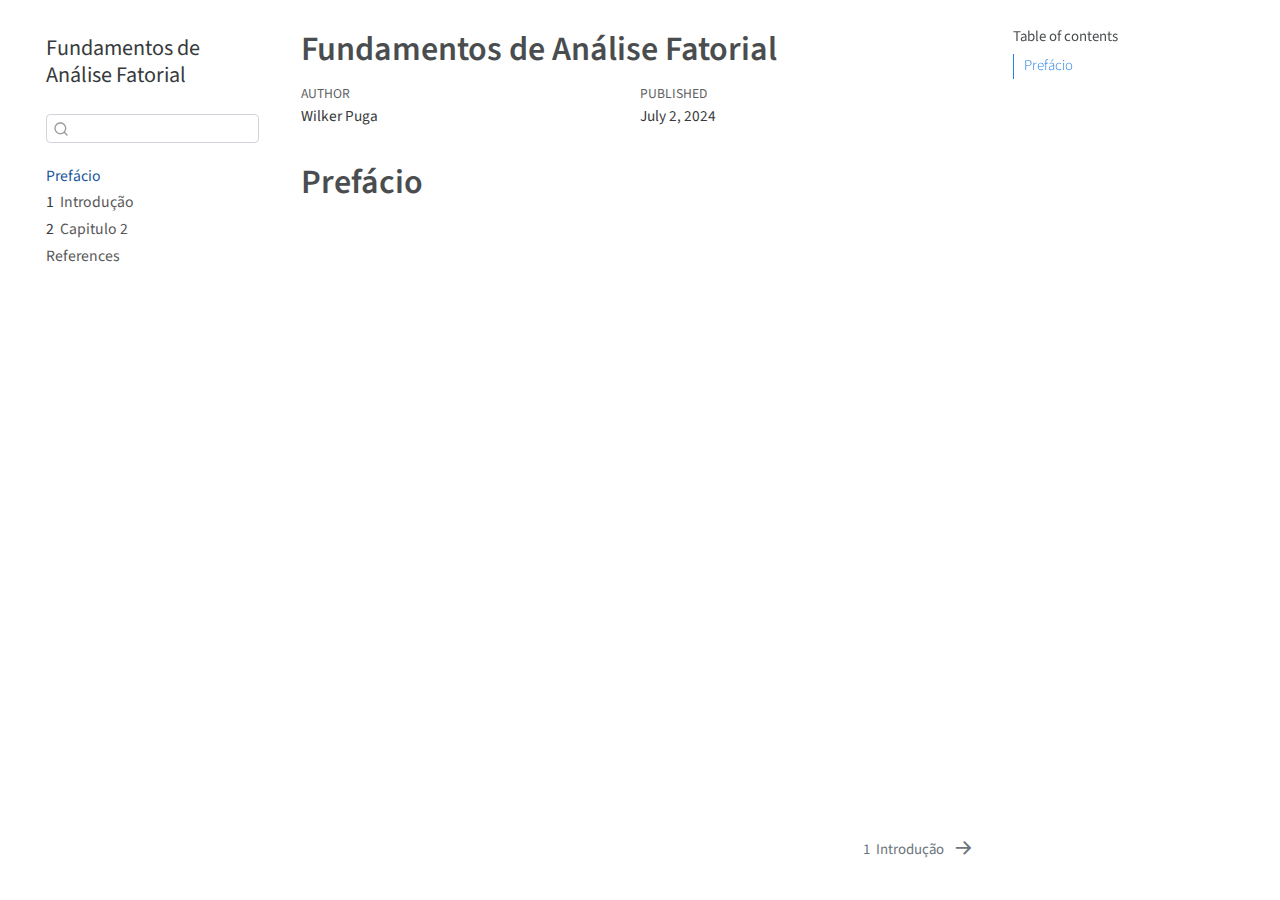
<file: _book/index.html>
<!DOCTYPE html>
<html xmlns="http://www.w3.org/1999/xhtml" lang="en" xml:lang="en"><head>

<meta charset="utf-8">
<meta name="generator" content="quarto-1.3.450">

<meta name="viewport" content="width=device-width, initial-scale=1.0, user-scalable=yes">

<meta name="author" content="Wilker Puga">
<meta name="dcterms.date" content="2024-07-02">

<title>Fundamentos de Análise Fatorial</title>
<style>
code{white-space: pre-wrap;}
span.smallcaps{font-variant: small-caps;}
div.columns{display: flex; gap: min(4vw, 1.5em);}
div.column{flex: auto; overflow-x: auto;}
div.hanging-indent{margin-left: 1.5em; text-indent: -1.5em;}
ul.task-list{list-style: none;}
ul.task-list li input[type="checkbox"] {
  width: 0.8em;
  margin: 0 0.8em 0.2em -1em; /* quarto-specific, see https://github.com/quarto-dev/quarto-cli/issues/4556 */ 
  vertical-align: middle;
}
</style>


<script src="site_libs/quarto-nav/quarto-nav.js"></script>
<script src="site_libs/quarto-nav/headroom.min.js"></script>
<script src="site_libs/clipboard/clipboard.min.js"></script>
<script src="site_libs/quarto-search/autocomplete.umd.js"></script>
<script src="site_libs/quarto-search/fuse.min.js"></script>
<script src="site_libs/quarto-search/quarto-search.js"></script>
<meta name="quarto:offset" content="./">
<link href="./intro.html" rel="next">
<script src="site_libs/quarto-html/quarto.js"></script>
<script src="site_libs/quarto-html/popper.min.js"></script>
<script src="site_libs/quarto-html/tippy.umd.min.js"></script>
<script src="site_libs/quarto-html/anchor.min.js"></script>
<link href="site_libs/quarto-html/tippy.css" rel="stylesheet">
<link href="site_libs/quarto-html/quarto-syntax-highlighting.css" rel="stylesheet" id="quarto-text-highlighting-styles">
<script src="site_libs/bootstrap/bootstrap.min.js"></script>
<link href="site_libs/bootstrap/bootstrap-icons.css" rel="stylesheet">
<link href="site_libs/bootstrap/bootstrap.min.css" rel="stylesheet" id="quarto-bootstrap" data-mode="light">
<script id="quarto-search-options" type="application/json">{
  "location": "sidebar",
  "copy-button": false,
  "collapse-after": 3,
  "panel-placement": "start",
  "type": "textbox",
  "limit": 20,
  "language": {
    "search-no-results-text": "No results",
    "search-matching-documents-text": "matching documents",
    "search-copy-link-title": "Copy link to search",
    "search-hide-matches-text": "Hide additional matches",
    "search-more-match-text": "more match in this document",
    "search-more-matches-text": "more matches in this document",
    "search-clear-button-title": "Clear",
    "search-detached-cancel-button-title": "Cancel",
    "search-submit-button-title": "Submit",
    "search-label": "Search"
  }
}</script>


</head>

<body class="nav-sidebar floating">

<div id="quarto-search-results"></div>
  <header id="quarto-header" class="headroom fixed-top">
  <nav class="quarto-secondary-nav">
    <div class="container-fluid d-flex">
      <button type="button" class="quarto-btn-toggle btn" data-bs-toggle="collapse" data-bs-target="#quarto-sidebar,#quarto-sidebar-glass" aria-controls="quarto-sidebar" aria-expanded="false" aria-label="Toggle sidebar navigation" onclick="if (window.quartoToggleHeadroom) { window.quartoToggleHeadroom(); }">
        <i class="bi bi-layout-text-sidebar-reverse"></i>
      </button>
      <nav class="quarto-page-breadcrumbs" aria-label="breadcrumb"><ol class="breadcrumb"><li class="breadcrumb-item"><a href="./index.html">Prefácio</a></li></ol></nav>
      <a class="flex-grow-1" role="button" data-bs-toggle="collapse" data-bs-target="#quarto-sidebar,#quarto-sidebar-glass" aria-controls="quarto-sidebar" aria-expanded="false" aria-label="Toggle sidebar navigation" onclick="if (window.quartoToggleHeadroom) { window.quartoToggleHeadroom(); }">      
      </a>
      <button type="button" class="btn quarto-search-button" aria-label="" onclick="window.quartoOpenSearch();">
        <i class="bi bi-search"></i>
      </button>
    </div>
  </nav>
</header>
<!-- content -->
<div id="quarto-content" class="quarto-container page-columns page-rows-contents page-layout-article">
<!-- sidebar -->
  <nav id="quarto-sidebar" class="sidebar collapse collapse-horizontal sidebar-navigation floating overflow-auto">
    <div class="pt-lg-2 mt-2 text-left sidebar-header">
    <div class="sidebar-title mb-0 py-0">
      <a href="./">Fundamentos de Análise Fatorial</a> 
    </div>
      </div>
        <div class="mt-2 flex-shrink-0 align-items-center">
        <div class="sidebar-search">
        <div id="quarto-search" class="" title="Search"></div>
        </div>
        </div>
    <div class="sidebar-menu-container"> 
    <ul class="list-unstyled mt-1">
        <li class="sidebar-item">
  <div class="sidebar-item-container"> 
  <a href="./index.html" class="sidebar-item-text sidebar-link active">
 <span class="menu-text">Prefácio</span></a>
  </div>
</li>
        <li class="sidebar-item">
  <div class="sidebar-item-container"> 
  <a href="./intro.html" class="sidebar-item-text sidebar-link">
 <span class="menu-text"><span class="chapter-number">1</span>&nbsp; <span class="chapter-title">Introdução</span></span></a>
  </div>
</li>
        <li class="sidebar-item">
  <div class="sidebar-item-container"> 
  <a href="./summary.html" class="sidebar-item-text sidebar-link">
 <span class="menu-text"><span class="chapter-number">2</span>&nbsp; <span class="chapter-title">Capitulo 2</span></span></a>
  </div>
</li>
        <li class="sidebar-item">
  <div class="sidebar-item-container"> 
  <a href="./references.html" class="sidebar-item-text sidebar-link">
 <span class="menu-text">References</span></a>
  </div>
</li>
    </ul>
    </div>
</nav>
<div id="quarto-sidebar-glass" data-bs-toggle="collapse" data-bs-target="#quarto-sidebar,#quarto-sidebar-glass"></div>
<!-- margin-sidebar -->
    <div id="quarto-margin-sidebar" class="sidebar margin-sidebar">
        <nav id="TOC" role="doc-toc" class="toc-active">
    <h2 id="toc-title">Table of contents</h2>
   
  <ul>
  <li><a href="#prefácio" id="toc-prefácio" class="nav-link active" data-scroll-target="#prefácio">Prefácio</a></li>
  </ul>
</nav>
    </div>
<!-- main -->
<main class="content" id="quarto-document-content">

<header id="title-block-header" class="quarto-title-block default">
<div class="quarto-title">
<h1 class="title">Fundamentos de Análise Fatorial</h1>
</div>



<div class="quarto-title-meta">

    <div>
    <div class="quarto-title-meta-heading">Author</div>
    <div class="quarto-title-meta-contents">
             <p>Wilker Puga </p>
          </div>
  </div>
    
    <div>
    <div class="quarto-title-meta-heading">Published</div>
    <div class="quarto-title-meta-contents">
      <p class="date">July 2, 2024</p>
    </div>
  </div>
  
    
  </div>
  

</header>

<section id="prefácio" class="level1 unnumbered">
<h1 class="unnumbered">Prefácio</h1>


</section>

</main> <!-- /main -->
<script id="quarto-html-after-body" type="application/javascript">
window.document.addEventListener("DOMContentLoaded", function (event) {
  const toggleBodyColorMode = (bsSheetEl) => {
    const mode = bsSheetEl.getAttribute("data-mode");
    const bodyEl = window.document.querySelector("body");
    if (mode === "dark") {
      bodyEl.classList.add("quarto-dark");
      bodyEl.classList.remove("quarto-light");
    } else {
      bodyEl.classList.add("quarto-light");
      bodyEl.classList.remove("quarto-dark");
    }
  }
  const toggleBodyColorPrimary = () => {
    const bsSheetEl = window.document.querySelector("link#quarto-bootstrap");
    if (bsSheetEl) {
      toggleBodyColorMode(bsSheetEl);
    }
  }
  toggleBodyColorPrimary();  
  const icon = "";
  const anchorJS = new window.AnchorJS();
  anchorJS.options = {
    placement: 'right',
    icon: icon
  };
  anchorJS.add('.anchored');
  const isCodeAnnotation = (el) => {
    for (const clz of el.classList) {
      if (clz.startsWith('code-annotation-')) {                     
        return true;
      }
    }
    return false;
  }
  const clipboard = new window.ClipboardJS('.code-copy-button', {
    text: function(trigger) {
      const codeEl = trigger.previousElementSibling.cloneNode(true);
      for (const childEl of codeEl.children) {
        if (isCodeAnnotation(childEl)) {
          childEl.remove();
        }
      }
      return codeEl.innerText;
    }
  });
  clipboard.on('success', function(e) {
    // button target
    const button = e.trigger;
    // don't keep focus
    button.blur();
    // flash "checked"
    button.classList.add('code-copy-button-checked');
    var currentTitle = button.getAttribute("title");
    button.setAttribute("title", "Copied!");
    let tooltip;
    if (window.bootstrap) {
      button.setAttribute("data-bs-toggle", "tooltip");
      button.setAttribute("data-bs-placement", "left");
      button.setAttribute("data-bs-title", "Copied!");
      tooltip = new bootstrap.Tooltip(button, 
        { trigger: "manual", 
          customClass: "code-copy-button-tooltip",
          offset: [0, -8]});
      tooltip.show();    
    }
    setTimeout(function() {
      if (tooltip) {
        tooltip.hide();
        button.removeAttribute("data-bs-title");
        button.removeAttribute("data-bs-toggle");
        button.removeAttribute("data-bs-placement");
      }
      button.setAttribute("title", currentTitle);
      button.classList.remove('code-copy-button-checked');
    }, 1000);
    // clear code selection
    e.clearSelection();
  });
  function tippyHover(el, contentFn) {
    const config = {
      allowHTML: true,
      content: contentFn,
      maxWidth: 500,
      delay: 100,
      arrow: false,
      appendTo: function(el) {
          return el.parentElement;
      },
      interactive: true,
      interactiveBorder: 10,
      theme: 'quarto',
      placement: 'bottom-start'
    };
    window.tippy(el, config); 
  }
  const noterefs = window.document.querySelectorAll('a[role="doc-noteref"]');
  for (var i=0; i<noterefs.length; i++) {
    const ref = noterefs[i];
    tippyHover(ref, function() {
      // use id or data attribute instead here
      let href = ref.getAttribute('data-footnote-href') || ref.getAttribute('href');
      try { href = new URL(href).hash; } catch {}
      const id = href.replace(/^#\/?/, "");
      const note = window.document.getElementById(id);
      return note.innerHTML;
    });
  }
      let selectedAnnoteEl;
      const selectorForAnnotation = ( cell, annotation) => {
        let cellAttr = 'data-code-cell="' + cell + '"';
        let lineAttr = 'data-code-annotation="' +  annotation + '"';
        const selector = 'span[' + cellAttr + '][' + lineAttr + ']';
        return selector;
      }
      const selectCodeLines = (annoteEl) => {
        const doc = window.document;
        const targetCell = annoteEl.getAttribute("data-target-cell");
        const targetAnnotation = annoteEl.getAttribute("data-target-annotation");
        const annoteSpan = window.document.querySelector(selectorForAnnotation(targetCell, targetAnnotation));
        const lines = annoteSpan.getAttribute("data-code-lines").split(",");
        const lineIds = lines.map((line) => {
          return targetCell + "-" + line;
        })
        let top = null;
        let height = null;
        let parent = null;
        if (lineIds.length > 0) {
            //compute the position of the single el (top and bottom and make a div)
            const el = window.document.getElementById(lineIds[0]);
            top = el.offsetTop;
            height = el.offsetHeight;
            parent = el.parentElement.parentElement;
          if (lineIds.length > 1) {
            const lastEl = window.document.getElementById(lineIds[lineIds.length - 1]);
            const bottom = lastEl.offsetTop + lastEl.offsetHeight;
            height = bottom - top;
          }
          if (top !== null && height !== null && parent !== null) {
            // cook up a div (if necessary) and position it 
            let div = window.document.getElementById("code-annotation-line-highlight");
            if (div === null) {
              div = window.document.createElement("div");
              div.setAttribute("id", "code-annotation-line-highlight");
              div.style.position = 'absolute';
              parent.appendChild(div);
            }
            div.style.top = top - 2 + "px";
            div.style.height = height + 4 + "px";
            let gutterDiv = window.document.getElementById("code-annotation-line-highlight-gutter");
            if (gutterDiv === null) {
              gutterDiv = window.document.createElement("div");
              gutterDiv.setAttribute("id", "code-annotation-line-highlight-gutter");
              gutterDiv.style.position = 'absolute';
              const codeCell = window.document.getElementById(targetCell);
              const gutter = codeCell.querySelector('.code-annotation-gutter');
              gutter.appendChild(gutterDiv);
            }
            gutterDiv.style.top = top - 2 + "px";
            gutterDiv.style.height = height + 4 + "px";
          }
          selectedAnnoteEl = annoteEl;
        }
      };
      const unselectCodeLines = () => {
        const elementsIds = ["code-annotation-line-highlight", "code-annotation-line-highlight-gutter"];
        elementsIds.forEach((elId) => {
          const div = window.document.getElementById(elId);
          if (div) {
            div.remove();
          }
        });
        selectedAnnoteEl = undefined;
      };
      // Attach click handler to the DT
      const annoteDls = window.document.querySelectorAll('dt[data-target-cell]');
      for (const annoteDlNode of annoteDls) {
        annoteDlNode.addEventListener('click', (event) => {
          const clickedEl = event.target;
          if (clickedEl !== selectedAnnoteEl) {
            unselectCodeLines();
            const activeEl = window.document.querySelector('dt[data-target-cell].code-annotation-active');
            if (activeEl) {
              activeEl.classList.remove('code-annotation-active');
            }
            selectCodeLines(clickedEl);
            clickedEl.classList.add('code-annotation-active');
          } else {
            // Unselect the line
            unselectCodeLines();
            clickedEl.classList.remove('code-annotation-active');
          }
        });
      }
  const findCites = (el) => {
    const parentEl = el.parentElement;
    if (parentEl) {
      const cites = parentEl.dataset.cites;
      if (cites) {
        return {
          el,
          cites: cites.split(' ')
        };
      } else {
        return findCites(el.parentElement)
      }
    } else {
      return undefined;
    }
  };
  var bibliorefs = window.document.querySelectorAll('a[role="doc-biblioref"]');
  for (var i=0; i<bibliorefs.length; i++) {
    const ref = bibliorefs[i];
    const citeInfo = findCites(ref);
    if (citeInfo) {
      tippyHover(citeInfo.el, function() {
        var popup = window.document.createElement('div');
        citeInfo.cites.forEach(function(cite) {
          var citeDiv = window.document.createElement('div');
          citeDiv.classList.add('hanging-indent');
          citeDiv.classList.add('csl-entry');
          var biblioDiv = window.document.getElementById('ref-' + cite);
          if (biblioDiv) {
            citeDiv.innerHTML = biblioDiv.innerHTML;
          }
          popup.appendChild(citeDiv);
        });
        return popup.innerHTML;
      });
    }
  }
});
</script>
<nav class="page-navigation">
  <div class="nav-page nav-page-previous">
  </div>
  <div class="nav-page nav-page-next">
      <a href="./intro.html" class="pagination-link">
        <span class="nav-page-text"><span class="chapter-number">1</span>&nbsp; <span class="chapter-title">Introdução</span></span> <i class="bi bi-arrow-right-short"></i>
      </a>
  </div>
</nav>
</div> <!-- /content -->



</body></html>
</file>
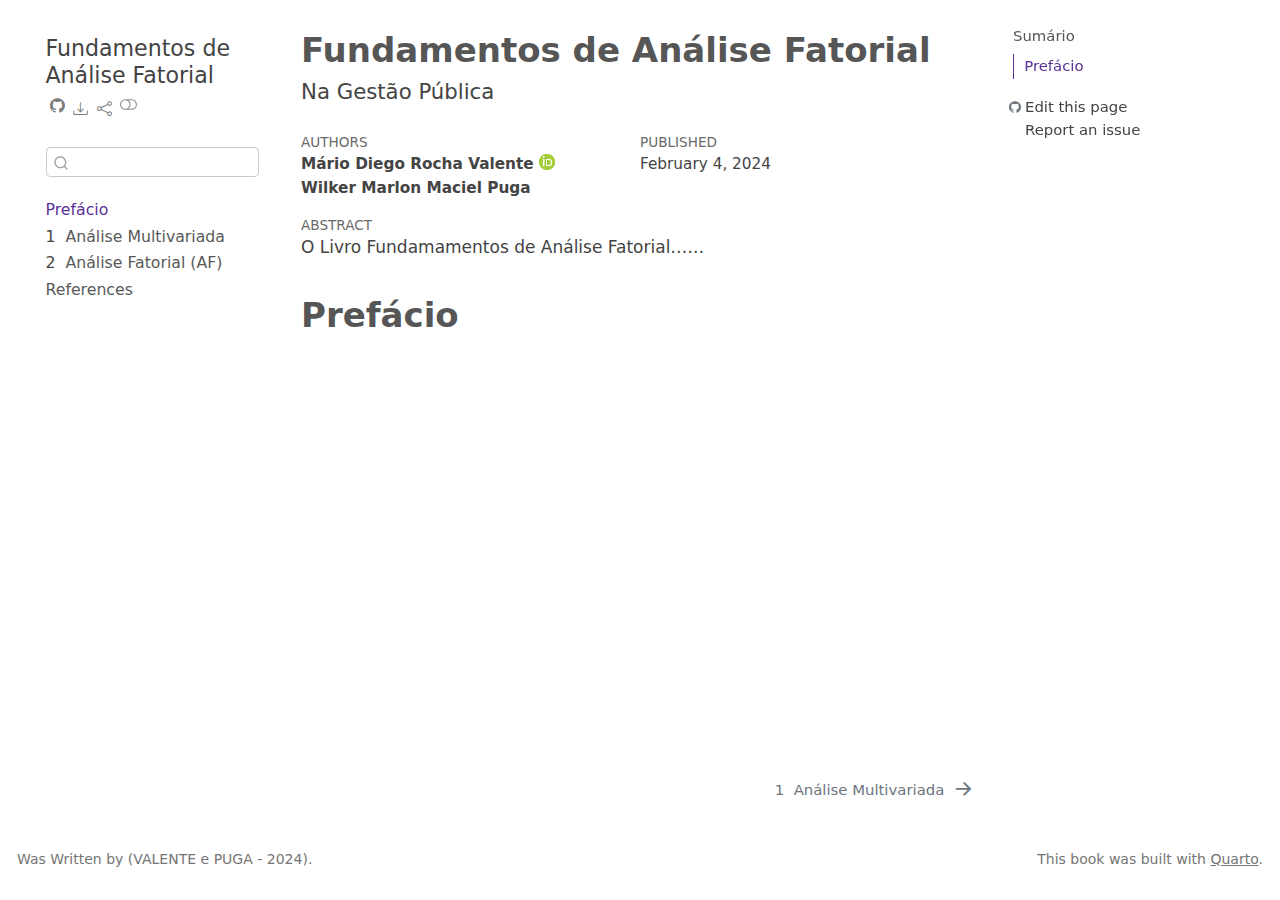
<file: docs/index.html>
<!DOCTYPE html>
<html xmlns="http://www.w3.org/1999/xhtml" lang="en" xml:lang="en"><head>

<meta charset="utf-8">
<meta name="generator" content="quarto-1.3.450">

<meta name="viewport" content="width=device-width, initial-scale=1.0, user-scalable=yes">

<meta name="author" content="Mário Diego Rocha Valente">
<meta name="author" content="Wilker Marlon Maciel Puga">
<meta name="dcterms.date" content="2024-02-04">

<title>Fundamentos de Análise Fatorial</title>
<style>
code{white-space: pre-wrap;}
span.smallcaps{font-variant: small-caps;}
div.columns{display: flex; gap: min(4vw, 1.5em);}
div.column{flex: auto; overflow-x: auto;}
div.hanging-indent{margin-left: 1.5em; text-indent: -1.5em;}
ul.task-list{list-style: none;}
ul.task-list li input[type="checkbox"] {
  width: 0.8em;
  margin: 0 0.8em 0.2em -1em; /* quarto-specific, see https://github.com/quarto-dev/quarto-cli/issues/4556 */ 
  vertical-align: middle;
}
</style>


<script src="site_libs/quarto-nav/quarto-nav.js"></script>
<script src="site_libs/quarto-nav/headroom.min.js"></script>
<script src="site_libs/clipboard/clipboard.min.js"></script>
<script src="site_libs/quarto-search/autocomplete.umd.js"></script>
<script src="site_libs/quarto-search/fuse.min.js"></script>
<script src="site_libs/quarto-search/quarto-search.js"></script>
<meta name="quarto:offset" content="./">
<link href="./intro.html" rel="next">
<script src="site_libs/quarto-html/quarto.js"></script>
<script src="site_libs/quarto-html/popper.min.js"></script>
<script src="site_libs/quarto-html/tippy.umd.min.js"></script>
<script src="site_libs/quarto-html/anchor.min.js"></script>
<link href="site_libs/quarto-html/tippy.css" rel="stylesheet">
<link href="site_libs/quarto-html/quarto-syntax-highlighting.css" rel="stylesheet" class="quarto-color-scheme" id="quarto-text-highlighting-styles">
<link href="site_libs/quarto-html/quarto-syntax-highlighting-dark.css" rel="prefetch" class="quarto-color-scheme quarto-color-alternate" id="quarto-text-highlighting-styles">
<script src="site_libs/bootstrap/bootstrap.min.js"></script>
<link href="site_libs/bootstrap/bootstrap-icons.css" rel="stylesheet">
<link href="site_libs/bootstrap/bootstrap.min.css" rel="stylesheet" class="quarto-color-scheme" id="quarto-bootstrap" data-mode="light">
<link href="site_libs/bootstrap/bootstrap-dark.min.css" rel="prefetch" class="quarto-color-scheme quarto-color-alternate" id="quarto-bootstrap" data-mode="dark">
<script id="quarto-search-options" type="application/json">{
  "location": "sidebar",
  "copy-button": false,
  "collapse-after": 3,
  "panel-placement": "start",
  "type": "textbox",
  "limit": 20,
  "language": {
    "search-no-results-text": "No results",
    "search-matching-documents-text": "matching documents",
    "search-copy-link-title": "Copy link to search",
    "search-hide-matches-text": "Hide additional matches",
    "search-more-match-text": "more match in this document",
    "search-more-matches-text": "more matches in this document",
    "search-clear-button-title": "Clear",
    "search-detached-cancel-button-title": "Cancel",
    "search-submit-button-title": "Submit",
    "search-label": "Search"
  }
}</script>
<script async="" src="https://hypothes.is/embed.js"></script>


</head>

<body class="nav-sidebar floating">

<div id="quarto-search-results"></div>
  <header id="quarto-header" class="headroom fixed-top">
  <nav class="quarto-secondary-nav">
    <div class="container-fluid d-flex">
      <button type="button" class="quarto-btn-toggle btn" data-bs-toggle="collapse" data-bs-target="#quarto-sidebar,#quarto-sidebar-glass" aria-controls="quarto-sidebar" aria-expanded="false" aria-label="Toggle sidebar navigation" onclick="if (window.quartoToggleHeadroom) { window.quartoToggleHeadroom(); }">
        <i class="bi bi-layout-text-sidebar-reverse"></i>
      </button>
      <nav class="quarto-page-breadcrumbs" aria-label="breadcrumb"><ol class="breadcrumb"><li class="breadcrumb-item"><a href="./index.html">Prefácio</a></li></ol></nav>
      <a class="flex-grow-1" role="button" data-bs-toggle="collapse" data-bs-target="#quarto-sidebar,#quarto-sidebar-glass" aria-controls="quarto-sidebar" aria-expanded="false" aria-label="Toggle sidebar navigation" onclick="if (window.quartoToggleHeadroom) { window.quartoToggleHeadroom(); }">      
      </a>
      <button type="button" class="btn quarto-search-button" aria-label="" onclick="window.quartoOpenSearch();">
        <i class="bi bi-search"></i>
      </button>
    </div>
  </nav>
</header>
<!-- content -->
<div id="quarto-content" class="quarto-container page-columns page-rows-contents page-layout-article">
<!-- sidebar -->
  <nav id="quarto-sidebar" class="sidebar collapse collapse-horizontal sidebar-navigation floating overflow-auto">
    <div class="pt-lg-2 mt-2 text-left sidebar-header">
    <div class="sidebar-title mb-0 py-0">
      <a href="./">Fundamentos de Análise Fatorial</a> 
        <div class="sidebar-tools-main tools-wide">
    <a href="https://github.com/MarioDhiego/Book_Estatistica_Quarto" rel="" title="Source Code" class="quarto-navigation-tool px-1" aria-label="Source Code"><i class="bi bi-github"></i></a>
    <div class="dropdown">
      <a href="" title="Download" id="quarto-navigation-tool-dropdown-0" class="quarto-navigation-tool dropdown-toggle px-1" data-bs-toggle="dropdown" aria-expanded="false" aria-label="Download"><i class="bi bi-download"></i></a>
      <ul class="dropdown-menu" aria-labelledby="quarto-navigation-tool-dropdown-0">
          <li>
            <a class="dropdown-item sidebar-tools-main-item" href="./Fundamentos-de-Análise-Fatorial.pdf">
              <i class="bi bi-bi-file-pdf pe-1"></i>
            Download PDF
            </a>
          </li>
          <li>
            <a class="dropdown-item sidebar-tools-main-item" href="./Fundamentos-de-Análise-Fatorial.docx">
              <i class="bi bi-bi-file-word pe-1"></i>
            Download Docx
            </a>
          </li>
      </ul>
    </div>
    <div class="dropdown">
      <a href="" title="Share" id="quarto-navigation-tool-dropdown-1" class="quarto-navigation-tool dropdown-toggle px-1" data-bs-toggle="dropdown" aria-expanded="false" aria-label="Share"><i class="bi bi-share"></i></a>
      <ul class="dropdown-menu" aria-labelledby="quarto-navigation-tool-dropdown-1">
          <li>
            <a class="dropdown-item sidebar-tools-main-item" href="https://twitter.com/intent/tweet?url=|url|">
              <i class="bi bi-bi-twitter pe-1"></i>
            Twitter
            </a>
          </li>
          <li>
            <a class="dropdown-item sidebar-tools-main-item" href="https://www.facebook.com/sharer/sharer.php?u=|url|">
              <i class="bi bi-bi-facebook pe-1"></i>
            Facebook
            </a>
          </li>
      </ul>
    </div>
  <a href="" class="quarto-color-scheme-toggle quarto-navigation-tool  px-1" onclick="window.quartoToggleColorScheme(); return false;" title="Toggle dark mode"><i class="bi"></i></a>
</div>
    </div>
      </div>
        <div class="mt-2 flex-shrink-0 align-items-center">
        <div class="sidebar-search">
        <div id="quarto-search" class="" title="Search"></div>
        </div>
        </div>
    <div class="sidebar-menu-container"> 
    <ul class="list-unstyled mt-1">
        <li class="sidebar-item">
  <div class="sidebar-item-container"> 
  <a href="./index.html" class="sidebar-item-text sidebar-link active">
 <span class="menu-text">Prefácio</span></a>
  </div>
</li>
        <li class="sidebar-item">
  <div class="sidebar-item-container"> 
  <a href="./intro.html" class="sidebar-item-text sidebar-link">
 <span class="menu-text"><span class="chapter-number">1</span>&nbsp; <span class="chapter-title">Análise Multivariada</span></span></a>
  </div>
</li>
        <li class="sidebar-item">
  <div class="sidebar-item-container"> 
  <a href="./summary.html" class="sidebar-item-text sidebar-link">
 <span class="menu-text"><span class="chapter-number">2</span>&nbsp; <span class="chapter-title">Análise Fatorial (AF)</span></span></a>
  </div>
</li>
        <li class="sidebar-item">
  <div class="sidebar-item-container"> 
  <a href="./references.html" class="sidebar-item-text sidebar-link">
 <span class="menu-text">References</span></a>
  </div>
</li>
    </ul>
    </div>
</nav>
<div id="quarto-sidebar-glass" data-bs-toggle="collapse" data-bs-target="#quarto-sidebar,#quarto-sidebar-glass"></div>
<!-- margin-sidebar -->
    <div id="quarto-margin-sidebar" class="sidebar margin-sidebar">
        <nav id="TOC" role="doc-toc" class="toc-active">
    <h2 id="toc-title">Sumário</h2>
   
  <ul>
  <li><a href="#prefácio" id="toc-prefácio" class="nav-link active" data-scroll-target="#prefácio">Prefácio</a></li>
  </ul>
<div class="toc-actions"><div><i class="bi bi-github"></i></div><div class="action-links"><p><a href="https://github.com/MarioDhiego/Book_Estatistica_Quarto/edit/main/index.qmd" class="toc-action">Edit this page</a></p><p><a href="https://github.com/MarioDhiego/Book_Estatistica_Quarto/issues/new" class="toc-action">Report an issue</a></p></div></div></nav>
    </div>
<!-- main -->
<main class="content" id="quarto-document-content">

<header id="title-block-header" class="quarto-title-block default">
<div class="quarto-title">
<h1 class="title">Fundamentos de Análise Fatorial</h1>
<p class="subtitle lead"><strong>Na Gestão Pública</strong></p>
</div>



<div class="quarto-title-meta">

    <div>
    <div class="quarto-title-meta-heading">Authors</div>
    <div class="quarto-title-meta-contents">
             <p><strong>Mário Diego Rocha Valente</strong> <a href="https://orcid.org/0000-0001-7262-3336" class="quarto-title-author-orcid"> <img src="[data-uri]"></a></p>
             <p><strong>Wilker Marlon Maciel Puga</strong> </p>
          </div>
  </div>
    
    <div>
    <div class="quarto-title-meta-heading">Published</div>
    <div class="quarto-title-meta-contents">
      <p class="date">February 4, 2024</p>
    </div>
  </div>
  
    
  </div>
  
<div>
  <div class="abstract">
    <div class="abstract-title">Abstract</div>
    O Livro Fundamamentos de Análise Fatorial……
  </div>
</div>

</header>

<section id="prefácio" class="level1 unnumbered">
<h1 class="unnumbered">Prefácio</h1>


</section>

</main> <!-- /main -->
<script id="quarto-html-after-body" type="application/javascript">
window.document.addEventListener("DOMContentLoaded", function (event) {
  const toggleBodyColorMode = (bsSheetEl) => {
    const mode = bsSheetEl.getAttribute("data-mode");
    const bodyEl = window.document.querySelector("body");
    if (mode === "dark") {
      bodyEl.classList.add("quarto-dark");
      bodyEl.classList.remove("quarto-light");
    } else {
      bodyEl.classList.add("quarto-light");
      bodyEl.classList.remove("quarto-dark");
    }
  }
  const toggleBodyColorPrimary = () => {
    const bsSheetEl = window.document.querySelector("link#quarto-bootstrap");
    if (bsSheetEl) {
      toggleBodyColorMode(bsSheetEl);
    }
  }
  toggleBodyColorPrimary();  
  const disableStylesheet = (stylesheets) => {
    for (let i=0; i < stylesheets.length; i++) {
      const stylesheet = stylesheets[i];
      stylesheet.rel = 'prefetch';
    }
  }
  const enableStylesheet = (stylesheets) => {
    for (let i=0; i < stylesheets.length; i++) {
      const stylesheet = stylesheets[i];
      stylesheet.rel = 'stylesheet';
    }
  }
  const manageTransitions = (selector, allowTransitions) => {
    const els = window.document.querySelectorAll(selector);
    for (let i=0; i < els.length; i++) {
      const el = els[i];
      if (allowTransitions) {
        el.classList.remove('notransition');
      } else {
        el.classList.add('notransition');
      }
    }
  }
  const toggleColorMode = (alternate) => {
    // Switch the stylesheets
    const alternateStylesheets = window.document.querySelectorAll('link.quarto-color-scheme.quarto-color-alternate');
    manageTransitions('#quarto-margin-sidebar .nav-link', false);
    if (alternate) {
      enableStylesheet(alternateStylesheets);
      for (const sheetNode of alternateStylesheets) {
        if (sheetNode.id === "quarto-bootstrap") {
          toggleBodyColorMode(sheetNode);
        }
      }
    } else {
      disableStylesheet(alternateStylesheets);
      toggleBodyColorPrimary();
    }
    manageTransitions('#quarto-margin-sidebar .nav-link', true);
    // Switch the toggles
    const toggles = window.document.querySelectorAll('.quarto-color-scheme-toggle');
    for (let i=0; i < toggles.length; i++) {
      const toggle = toggles[i];
      if (toggle) {
        if (alternate) {
          toggle.classList.add("alternate");     
        } else {
          toggle.classList.remove("alternate");
        }
      }
    }
    // Hack to workaround the fact that safari doesn't
    // properly recolor the scrollbar when toggling (#1455)
    if (navigator.userAgent.indexOf('Safari') > 0 && navigator.userAgent.indexOf('Chrome') == -1) {
      manageTransitions("body", false);
      window.scrollTo(0, 1);
      setTimeout(() => {
        window.scrollTo(0, 0);
        manageTransitions("body", true);
      }, 40);  
    }
  }
  const isFileUrl = () => { 
    return window.location.protocol === 'file:';
  }
  const hasAlternateSentinel = () => {  
    let styleSentinel = getColorSchemeSentinel();
    if (styleSentinel !== null) {
      return styleSentinel === "alternate";
    } else {
      return false;
    }
  }
  const setStyleSentinel = (alternate) => {
    const value = alternate ? "alternate" : "default";
    if (!isFileUrl()) {
      window.localStorage.setItem("quarto-color-scheme", value);
    } else {
      localAlternateSentinel = value;
    }
  }
  const getColorSchemeSentinel = () => {
    if (!isFileUrl()) {
      const storageValue = window.localStorage.getItem("quarto-color-scheme");
      return storageValue != null ? storageValue : localAlternateSentinel;
    } else {
      return localAlternateSentinel;
    }
  }
  let localAlternateSentinel = 'default';
  // Dark / light mode switch
  window.quartoToggleColorScheme = () => {
    // Read the current dark / light value 
    let toAlternate = !hasAlternateSentinel();
    toggleColorMode(toAlternate);
    setStyleSentinel(toAlternate);
  };
  // Ensure there is a toggle, if there isn't float one in the top right
  if (window.document.querySelector('.quarto-color-scheme-toggle') === null) {
    const a = window.document.createElement('a');
    a.classList.add('top-right');
    a.classList.add('quarto-color-scheme-toggle');
    a.href = "";
    a.onclick = function() { try { window.quartoToggleColorScheme(); } catch {} return false; };
    const i = window.document.createElement("i");
    i.classList.add('bi');
    a.appendChild(i);
    window.document.body.appendChild(a);
  }
  // Switch to dark mode if need be
  if (hasAlternateSentinel()) {
    toggleColorMode(true);
  } else {
    toggleColorMode(false);
  }
  const icon = "";
  const anchorJS = new window.AnchorJS();
  anchorJS.options = {
    placement: 'right',
    icon: icon
  };
  anchorJS.add('.anchored');
  const isCodeAnnotation = (el) => {
    for (const clz of el.classList) {
      if (clz.startsWith('code-annotation-')) {                     
        return true;
      }
    }
    return false;
  }
  const clipboard = new window.ClipboardJS('.code-copy-button', {
    text: function(trigger) {
      const codeEl = trigger.previousElementSibling.cloneNode(true);
      for (const childEl of codeEl.children) {
        if (isCodeAnnotation(childEl)) {
          childEl.remove();
        }
      }
      return codeEl.innerText;
    }
  });
  clipboard.on('success', function(e) {
    // button target
    const button = e.trigger;
    // don't keep focus
    button.blur();
    // flash "checked"
    button.classList.add('code-copy-button-checked');
    var currentTitle = button.getAttribute("title");
    button.setAttribute("title", "Copied!");
    let tooltip;
    if (window.bootstrap) {
      button.setAttribute("data-bs-toggle", "tooltip");
      button.setAttribute("data-bs-placement", "left");
      button.setAttribute("data-bs-title", "Copied!");
      tooltip = new bootstrap.Tooltip(button, 
        { trigger: "manual", 
          customClass: "code-copy-button-tooltip",
          offset: [0, -8]});
      tooltip.show();    
    }
    setTimeout(function() {
      if (tooltip) {
        tooltip.hide();
        button.removeAttribute("data-bs-title");
        button.removeAttribute("data-bs-toggle");
        button.removeAttribute("data-bs-placement");
      }
      button.setAttribute("title", currentTitle);
      button.classList.remove('code-copy-button-checked');
    }, 1000);
    // clear code selection
    e.clearSelection();
  });
  function tippyHover(el, contentFn) {
    const config = {
      allowHTML: true,
      content: contentFn,
      maxWidth: 500,
      delay: 100,
      arrow: false,
      appendTo: function(el) {
          return el.parentElement;
      },
      interactive: true,
      interactiveBorder: 10,
      theme: 'quarto',
      placement: 'bottom-start'
    };
    window.tippy(el, config); 
  }
  const noterefs = window.document.querySelectorAll('a[role="doc-noteref"]');
  for (var i=0; i<noterefs.length; i++) {
    const ref = noterefs[i];
    tippyHover(ref, function() {
      // use id or data attribute instead here
      let href = ref.getAttribute('data-footnote-href') || ref.getAttribute('href');
      try { href = new URL(href).hash; } catch {}
      const id = href.replace(/^#\/?/, "");
      const note = window.document.getElementById(id);
      return note.innerHTML;
    });
  }
      let selectedAnnoteEl;
      const selectorForAnnotation = ( cell, annotation) => {
        let cellAttr = 'data-code-cell="' + cell + '"';
        let lineAttr = 'data-code-annotation="' +  annotation + '"';
        const selector = 'span[' + cellAttr + '][' + lineAttr + ']';
        return selector;
      }
      const selectCodeLines = (annoteEl) => {
        const doc = window.document;
        const targetCell = annoteEl.getAttribute("data-target-cell");
        const targetAnnotation = annoteEl.getAttribute("data-target-annotation");
        const annoteSpan = window.document.querySelector(selectorForAnnotation(targetCell, targetAnnotation));
        const lines = annoteSpan.getAttribute("data-code-lines").split(",");
        const lineIds = lines.map((line) => {
          return targetCell + "-" + line;
        })
        let top = null;
        let height = null;
        let parent = null;
        if (lineIds.length > 0) {
            //compute the position of the single el (top and bottom and make a div)
            const el = window.document.getElementById(lineIds[0]);
            top = el.offsetTop;
            height = el.offsetHeight;
            parent = el.parentElement.parentElement;
          if (lineIds.length > 1) {
            const lastEl = window.document.getElementById(lineIds[lineIds.length - 1]);
            const bottom = lastEl.offsetTop + lastEl.offsetHeight;
            height = bottom - top;
          }
          if (top !== null && height !== null && parent !== null) {
            // cook up a div (if necessary) and position it 
            let div = window.document.getElementById("code-annotation-line-highlight");
            if (div === null) {
              div = window.document.createElement("div");
              div.setAttribute("id", "code-annotation-line-highlight");
              div.style.position = 'absolute';
              parent.appendChild(div);
            }
            div.style.top = top - 2 + "px";
            div.style.height = height + 4 + "px";
            let gutterDiv = window.document.getElementById("code-annotation-line-highlight-gutter");
            if (gutterDiv === null) {
              gutterDiv = window.document.createElement("div");
              gutterDiv.setAttribute("id", "code-annotation-line-highlight-gutter");
              gutterDiv.style.position = 'absolute';
              const codeCell = window.document.getElementById(targetCell);
              const gutter = codeCell.querySelector('.code-annotation-gutter');
              gutter.appendChild(gutterDiv);
            }
            gutterDiv.style.top = top - 2 + "px";
            gutterDiv.style.height = height + 4 + "px";
          }
          selectedAnnoteEl = annoteEl;
        }
      };
      const unselectCodeLines = () => {
        const elementsIds = ["code-annotation-line-highlight", "code-annotation-line-highlight-gutter"];
        elementsIds.forEach((elId) => {
          const div = window.document.getElementById(elId);
          if (div) {
            div.remove();
          }
        });
        selectedAnnoteEl = undefined;
      };
      // Attach click handler to the DT
      const annoteDls = window.document.querySelectorAll('dt[data-target-cell]');
      for (const annoteDlNode of annoteDls) {
        annoteDlNode.addEventListener('click', (event) => {
          const clickedEl = event.target;
          if (clickedEl !== selectedAnnoteEl) {
            unselectCodeLines();
            const activeEl = window.document.querySelector('dt[data-target-cell].code-annotation-active');
            if (activeEl) {
              activeEl.classList.remove('code-annotation-active');
            }
            selectCodeLines(clickedEl);
            clickedEl.classList.add('code-annotation-active');
          } else {
            // Unselect the line
            unselectCodeLines();
            clickedEl.classList.remove('code-annotation-active');
          }
        });
      }
  const findCites = (el) => {
    const parentEl = el.parentElement;
    if (parentEl) {
      const cites = parentEl.dataset.cites;
      if (cites) {
        return {
          el,
          cites: cites.split(' ')
        };
      } else {
        return findCites(el.parentElement)
      }
    } else {
      return undefined;
    }
  };
  var bibliorefs = window.document.querySelectorAll('a[role="doc-biblioref"]');
  for (var i=0; i<bibliorefs.length; i++) {
    const ref = bibliorefs[i];
    const citeInfo = findCites(ref);
    if (citeInfo) {
      tippyHover(citeInfo.el, function() {
        var popup = window.document.createElement('div');
        citeInfo.cites.forEach(function(cite) {
          var citeDiv = window.document.createElement('div');
          citeDiv.classList.add('hanging-indent');
          citeDiv.classList.add('csl-entry');
          var biblioDiv = window.document.getElementById('ref-' + cite);
          if (biblioDiv) {
            citeDiv.innerHTML = biblioDiv.innerHTML;
          }
          popup.appendChild(citeDiv);
        });
        return popup.innerHTML;
      });
    }
  }
});
</script>
<nav class="page-navigation">
  <div class="nav-page nav-page-previous">
  </div>
  <div class="nav-page nav-page-next">
      <a href="./intro.html" class="pagination-link">
        <span class="nav-page-text"><span class="chapter-number">1</span>&nbsp; <span class="chapter-title">Análise Multivariada</span></span> <i class="bi bi-arrow-right-short"></i>
      </a>
  </div>
</nav>
</div> <!-- /content -->
<footer class="footer">
  <div class="nav-footer">
    <div class="nav-footer-left">Was Written by (VALENTE e PUGA - 2024).</div>   
    <div class="nav-footer-center">
      &nbsp;
    </div>
    <div class="nav-footer-right">This book was built with <a href="https://quarto.org/">Quarto</a>.</div>
  </div>
</footer>



</body></html>
</file>
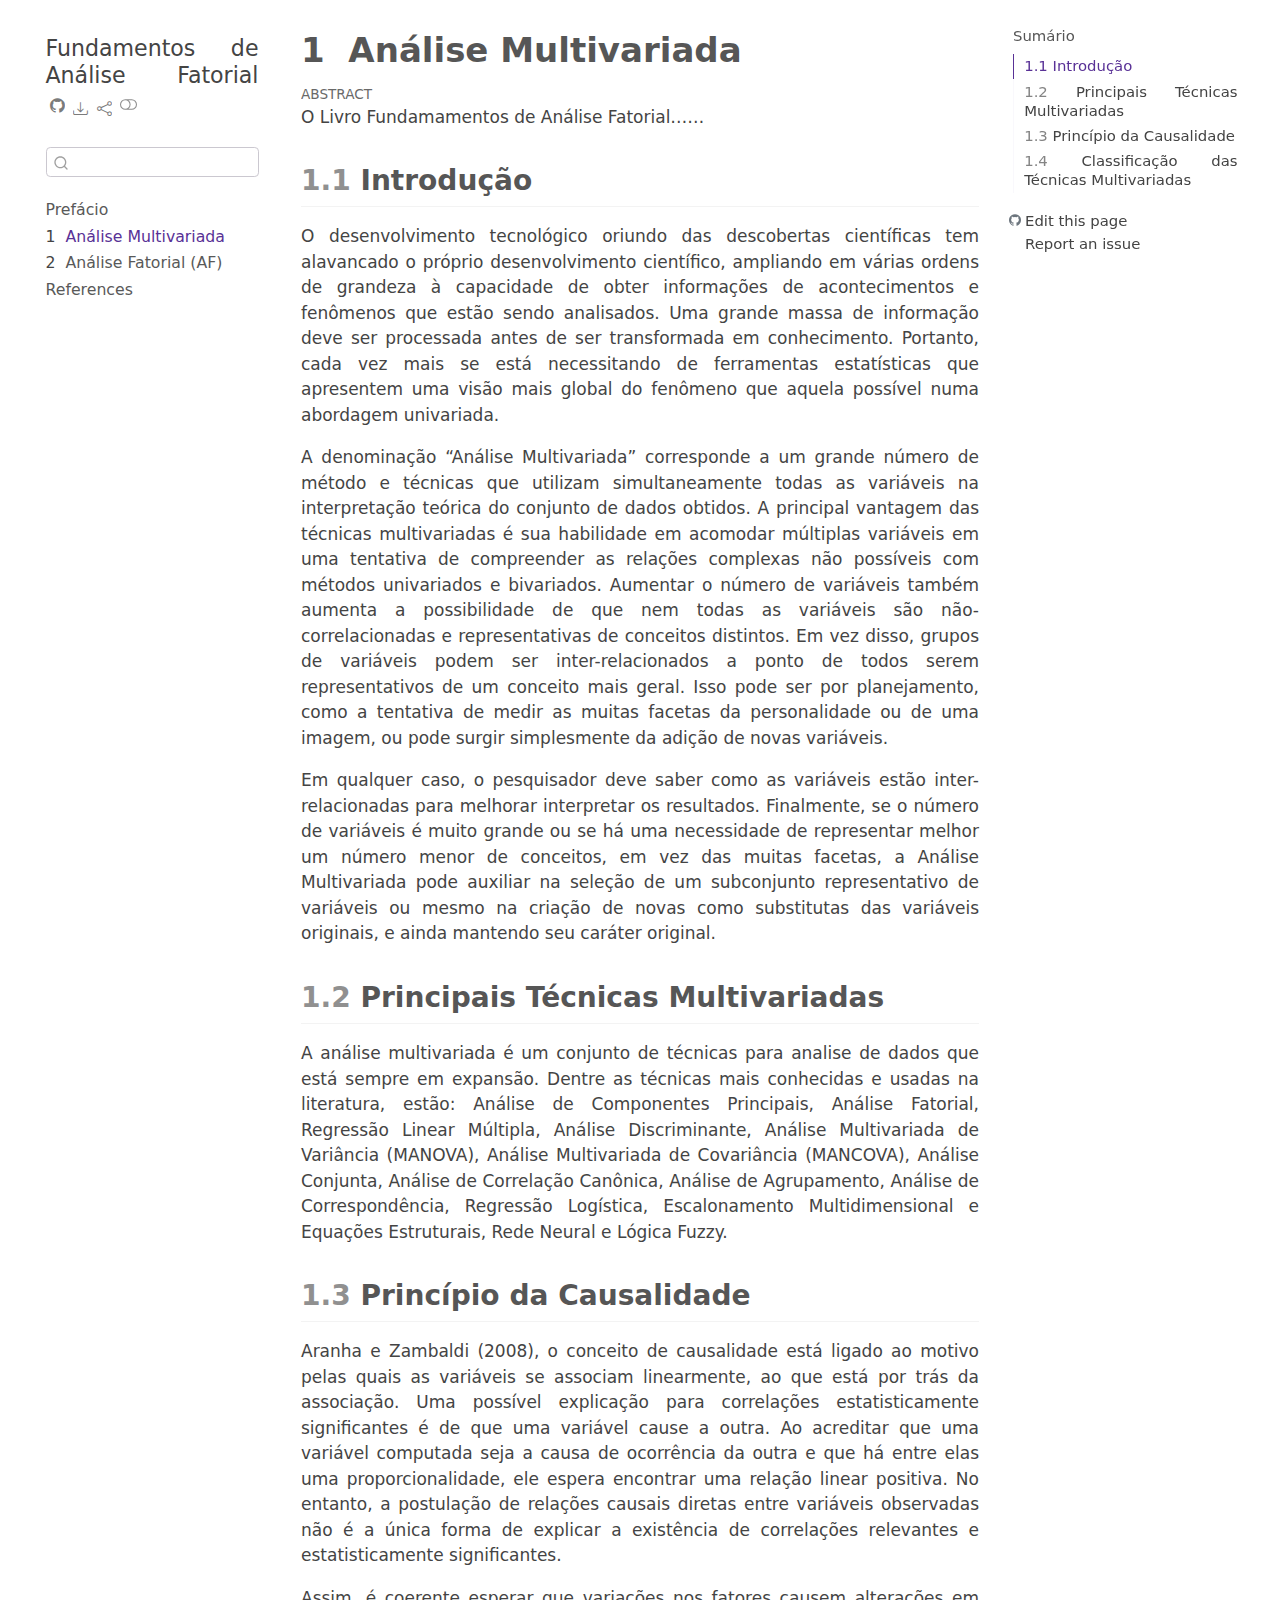
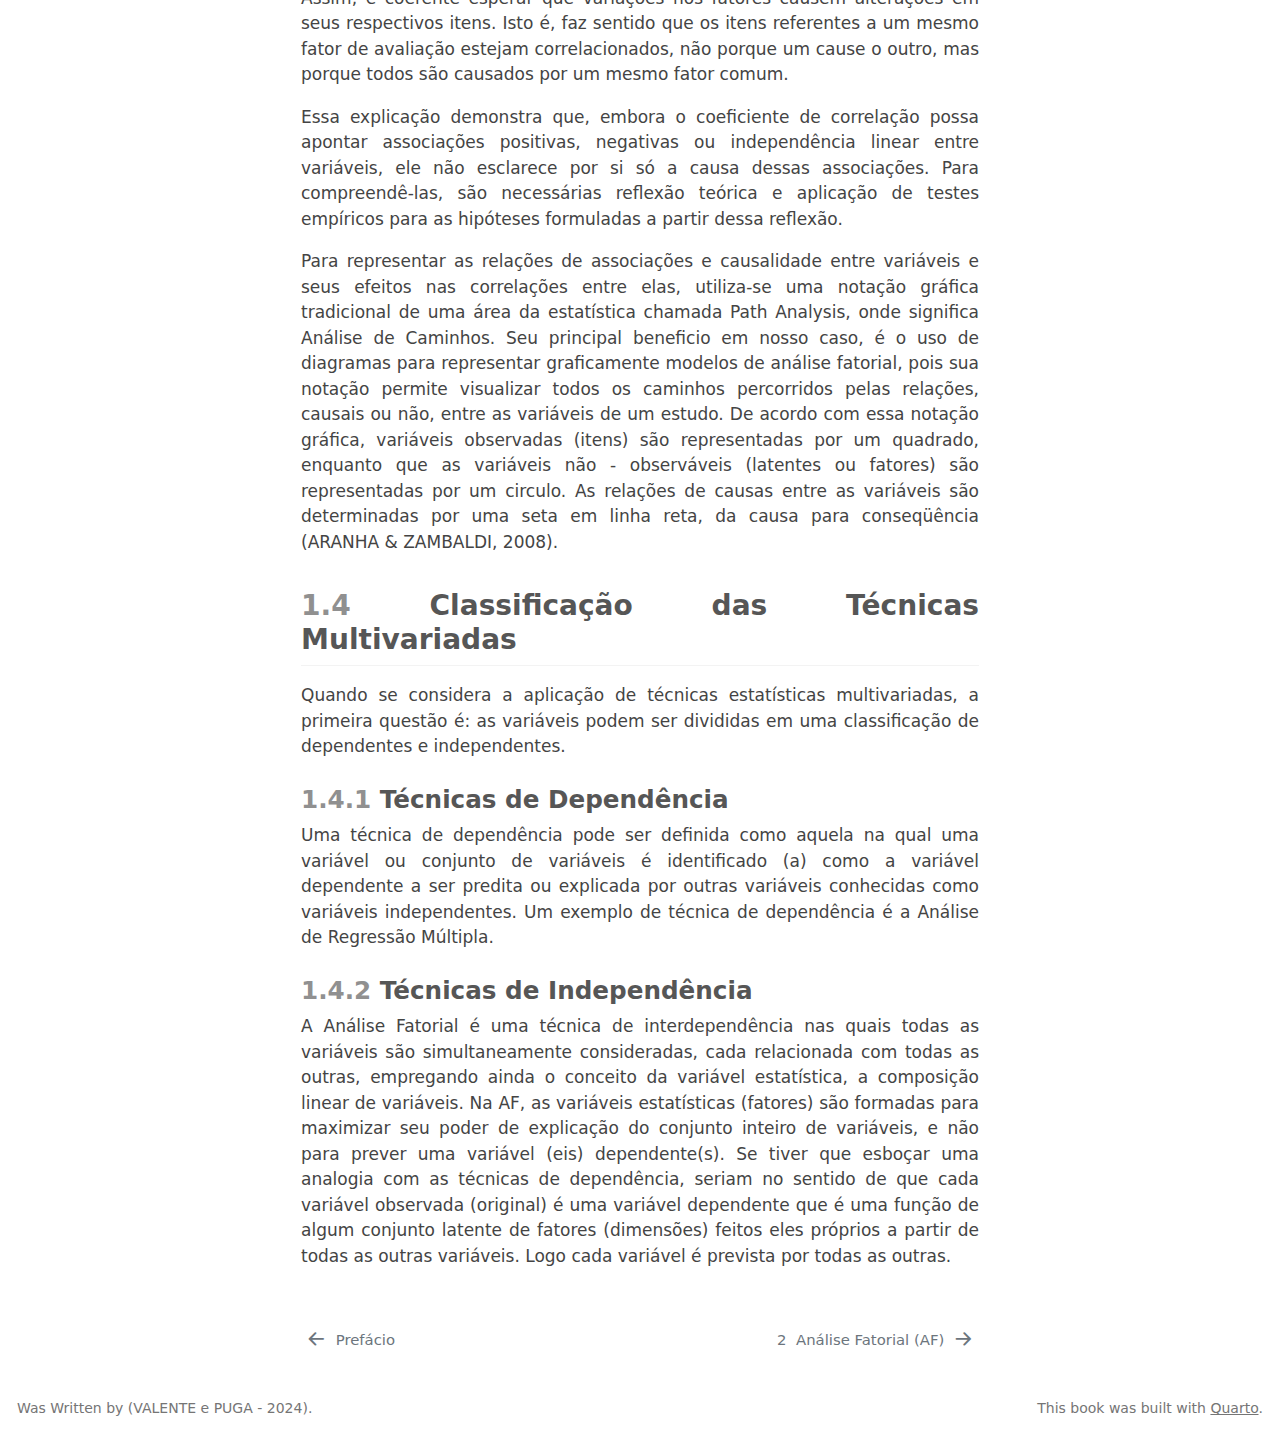
<file: docs/intro.html>
<!DOCTYPE html>
<html xmlns="http://www.w3.org/1999/xhtml" lang="en" xml:lang="en"><head>

<meta charset="utf-8">
<meta name="generator" content="quarto-1.3.450">

<meta name="viewport" content="width=device-width, initial-scale=1.0, user-scalable=yes">


<title>Fundamentos de Análise Fatorial - 1&nbsp; Análise Multivariada</title>
<style>
code{white-space: pre-wrap;}
span.smallcaps{font-variant: small-caps;}
div.columns{display: flex; gap: min(4vw, 1.5em);}
div.column{flex: auto; overflow-x: auto;}
div.hanging-indent{margin-left: 1.5em; text-indent: -1.5em;}
ul.task-list{list-style: none;}
ul.task-list li input[type="checkbox"] {
  width: 0.8em;
  margin: 0 0.8em 0.2em -1em; /* quarto-specific, see https://github.com/quarto-dev/quarto-cli/issues/4556 */ 
  vertical-align: middle;
}
</style>


<script src="site_libs/quarto-nav/quarto-nav.js"></script>
<script src="site_libs/quarto-nav/headroom.min.js"></script>
<script src="site_libs/clipboard/clipboard.min.js"></script>
<script src="site_libs/quarto-search/autocomplete.umd.js"></script>
<script src="site_libs/quarto-search/fuse.min.js"></script>
<script src="site_libs/quarto-search/quarto-search.js"></script>
<meta name="quarto:offset" content="./">
<link href="./summary.html" rel="next">
<link href="./index.html" rel="prev">
<script src="site_libs/quarto-html/quarto.js"></script>
<script src="site_libs/quarto-html/popper.min.js"></script>
<script src="site_libs/quarto-html/tippy.umd.min.js"></script>
<script src="site_libs/quarto-html/anchor.min.js"></script>
<link href="site_libs/quarto-html/tippy.css" rel="stylesheet">
<link href="site_libs/quarto-html/quarto-syntax-highlighting.css" rel="stylesheet" class="quarto-color-scheme" id="quarto-text-highlighting-styles">
<link href="site_libs/quarto-html/quarto-syntax-highlighting-dark.css" rel="prefetch" class="quarto-color-scheme quarto-color-alternate" id="quarto-text-highlighting-styles">
<script src="site_libs/bootstrap/bootstrap.min.js"></script>
<link href="site_libs/bootstrap/bootstrap-icons.css" rel="stylesheet">
<link href="site_libs/bootstrap/bootstrap.min.css" rel="stylesheet" class="quarto-color-scheme" id="quarto-bootstrap" data-mode="light">
<link href="site_libs/bootstrap/bootstrap-dark.min.css" rel="prefetch" class="quarto-color-scheme quarto-color-alternate" id="quarto-bootstrap" data-mode="dark">
<script id="quarto-search-options" type="application/json">{
  "location": "sidebar",
  "copy-button": false,
  "collapse-after": 3,
  "panel-placement": "start",
  "type": "textbox",
  "limit": 20,
  "language": {
    "search-no-results-text": "No results",
    "search-matching-documents-text": "matching documents",
    "search-copy-link-title": "Copy link to search",
    "search-hide-matches-text": "Hide additional matches",
    "search-more-match-text": "more match in this document",
    "search-more-matches-text": "more matches in this document",
    "search-clear-button-title": "Clear",
    "search-detached-cancel-button-title": "Cancel",
    "search-submit-button-title": "Submit",
    "search-label": "Search"
  }
}</script>
<script async="" src="https://hypothes.is/embed.js"></script>


</head>

<body class="nav-sidebar floating">

<div id="quarto-search-results"></div>
  <header id="quarto-header" class="headroom fixed-top">
  <nav class="quarto-secondary-nav">
    <div class="container-fluid d-flex">
      <button type="button" class="quarto-btn-toggle btn" data-bs-toggle="collapse" data-bs-target="#quarto-sidebar,#quarto-sidebar-glass" aria-controls="quarto-sidebar" aria-expanded="false" aria-label="Toggle sidebar navigation" onclick="if (window.quartoToggleHeadroom) { window.quartoToggleHeadroom(); }">
        <i class="bi bi-layout-text-sidebar-reverse"></i>
      </button>
      <nav class="quarto-page-breadcrumbs" aria-label="breadcrumb"><ol class="breadcrumb"><li class="breadcrumb-item"><a href="./intro.html"><span class="chapter-number">1</span>&nbsp; <span class="chapter-title">Análise Multivariada</span></a></li></ol></nav>
      <a class="flex-grow-1" role="button" data-bs-toggle="collapse" data-bs-target="#quarto-sidebar,#quarto-sidebar-glass" aria-controls="quarto-sidebar" aria-expanded="false" aria-label="Toggle sidebar navigation" onclick="if (window.quartoToggleHeadroom) { window.quartoToggleHeadroom(); }">      
      </a>
      <button type="button" class="btn quarto-search-button" aria-label="" onclick="window.quartoOpenSearch();">
        <i class="bi bi-search"></i>
      </button>
    </div>
  </nav>
</header>
<!-- content -->
<div id="quarto-content" class="quarto-container page-columns page-rows-contents page-layout-article">
<!-- sidebar -->
  <nav id="quarto-sidebar" class="sidebar collapse collapse-horizontal sidebar-navigation floating overflow-auto">
    <div class="pt-lg-2 mt-2 text-left sidebar-header">
    <div class="sidebar-title mb-0 py-0">
      <a href="./">Fundamentos de Análise Fatorial</a> 
        <div class="sidebar-tools-main tools-wide">
    <a href="https://github.com/MarioDhiego/Book_Estatistica_Quarto" rel="" title="Source Code" class="quarto-navigation-tool px-1" aria-label="Source Code"><i class="bi bi-github"></i></a>
    <div class="dropdown">
      <a href="" title="Download" id="quarto-navigation-tool-dropdown-0" class="quarto-navigation-tool dropdown-toggle px-1" data-bs-toggle="dropdown" aria-expanded="false" aria-label="Download"><i class="bi bi-download"></i></a>
      <ul class="dropdown-menu" aria-labelledby="quarto-navigation-tool-dropdown-0">
          <li>
            <a class="dropdown-item sidebar-tools-main-item" href="./Fundamentos-de-Análise-Fatorial.pdf">
              <i class="bi bi-bi-file-pdf pe-1"></i>
            Download PDF
            </a>
          </li>
          <li>
            <a class="dropdown-item sidebar-tools-main-item" href="./Fundamentos-de-Análise-Fatorial.docx">
              <i class="bi bi-bi-file-word pe-1"></i>
            Download Docx
            </a>
          </li>
      </ul>
    </div>
    <div class="dropdown">
      <a href="" title="Share" id="quarto-navigation-tool-dropdown-1" class="quarto-navigation-tool dropdown-toggle px-1" data-bs-toggle="dropdown" aria-expanded="false" aria-label="Share"><i class="bi bi-share"></i></a>
      <ul class="dropdown-menu" aria-labelledby="quarto-navigation-tool-dropdown-1">
          <li>
            <a class="dropdown-item sidebar-tools-main-item" href="https://twitter.com/intent/tweet?url=|url|">
              <i class="bi bi-bi-twitter pe-1"></i>
            Twitter
            </a>
          </li>
          <li>
            <a class="dropdown-item sidebar-tools-main-item" href="https://www.facebook.com/sharer/sharer.php?u=|url|">
              <i class="bi bi-bi-facebook pe-1"></i>
            Facebook
            </a>
          </li>
      </ul>
    </div>
  <a href="" class="quarto-color-scheme-toggle quarto-navigation-tool  px-1" onclick="window.quartoToggleColorScheme(); return false;" title="Toggle dark mode"><i class="bi"></i></a>
</div>
    </div>
      </div>
        <div class="mt-2 flex-shrink-0 align-items-center">
        <div class="sidebar-search">
        <div id="quarto-search" class="" title="Search"></div>
        </div>
        </div>
    <div class="sidebar-menu-container"> 
    <ul class="list-unstyled mt-1">
        <li class="sidebar-item">
  <div class="sidebar-item-container"> 
  <a href="./index.html" class="sidebar-item-text sidebar-link">
 <span class="menu-text">Prefácio</span></a>
  </div>
</li>
        <li class="sidebar-item">
  <div class="sidebar-item-container"> 
  <a href="./intro.html" class="sidebar-item-text sidebar-link active">
 <span class="menu-text"><span class="chapter-number">1</span>&nbsp; <span class="chapter-title">Análise Multivariada</span></span></a>
  </div>
</li>
        <li class="sidebar-item">
  <div class="sidebar-item-container"> 
  <a href="./summary.html" class="sidebar-item-text sidebar-link">
 <span class="menu-text"><span class="chapter-number">2</span>&nbsp; <span class="chapter-title">Análise Fatorial (AF)</span></span></a>
  </div>
</li>
        <li class="sidebar-item">
  <div class="sidebar-item-container"> 
  <a href="./references.html" class="sidebar-item-text sidebar-link">
 <span class="menu-text">References</span></a>
  </div>
</li>
    </ul>
    </div>
</nav>
<div id="quarto-sidebar-glass" data-bs-toggle="collapse" data-bs-target="#quarto-sidebar,#quarto-sidebar-glass"></div>
<!-- margin-sidebar -->
    <div id="quarto-margin-sidebar" class="sidebar margin-sidebar">
        <nav id="TOC" role="doc-toc" class="toc-active">
    <h2 id="toc-title">Sumário</h2>
   
  <ul>
  <li><a href="#introdução" id="toc-introdução" class="nav-link active" data-scroll-target="#introdução"><span class="header-section-number">1.1</span> Introdução</a></li>
  <li><a href="#principais-técnicas-multivariadas" id="toc-principais-técnicas-multivariadas" class="nav-link" data-scroll-target="#principais-técnicas-multivariadas"><span class="header-section-number">1.2</span> Principais Técnicas Multivariadas</a></li>
  <li><a href="#princípio-da-causalidade" id="toc-princípio-da-causalidade" class="nav-link" data-scroll-target="#princípio-da-causalidade"><span class="header-section-number">1.3</span> Princípio da Causalidade</a></li>
  <li><a href="#classificação-das-técnicas-multivariadas" id="toc-classificação-das-técnicas-multivariadas" class="nav-link" data-scroll-target="#classificação-das-técnicas-multivariadas"><span class="header-section-number">1.4</span> Classificação das Técnicas Multivariadas</a>
  <ul class="collapse">
  <li><a href="#técnicas-de-dependência" id="toc-técnicas-de-dependência" class="nav-link" data-scroll-target="#técnicas-de-dependência"><span class="header-section-number">1.4.1</span> Técnicas de Dependência</a></li>
  <li><a href="#técnicas-de-independência" id="toc-técnicas-de-independência" class="nav-link" data-scroll-target="#técnicas-de-independência"><span class="header-section-number">1.4.2</span> Técnicas de Independência</a></li>
  </ul></li>
  </ul>
<div class="toc-actions"><div><i class="bi bi-github"></i></div><div class="action-links"><p><a href="https://github.com/MarioDhiego/Book_Estatistica_Quarto/edit/main/intro.qmd" class="toc-action">Edit this page</a></p><p><a href="https://github.com/MarioDhiego/Book_Estatistica_Quarto/issues/new" class="toc-action">Report an issue</a></p></div></div></nav>
    </div>
<!-- main -->
<main class="content" id="quarto-document-content">

<header id="title-block-header" class="quarto-title-block default">
<div class="quarto-title">
<h1 class="title"><span class="chapter-number">1</span>&nbsp; <span class="chapter-title">Análise Multivariada</span></h1>
</div>



<div class="quarto-title-meta">

    
  
    
  </div>
  
<div>
  <div class="abstract">
    <div class="abstract-title">Abstract</div>
    O Livro Fundamamentos de Análise Fatorial……
  </div>
</div>

</header>

<style>
body{text-align: justify}
</style>
<section id="introdução" class="level2" data-number="1.1">
<h2 data-number="1.1" class="anchored" data-anchor-id="introdução"><span class="header-section-number">1.1</span> Introdução</h2>
<p>O desenvolvimento tecnológico oriundo das descobertas científicas tem alavancado o próprio desenvolvimento científico, ampliando em várias ordens de grandeza à capacidade de obter informações de acontecimentos e fenômenos que estão sendo analisados. Uma grande massa de informação deve ser processada antes de ser transformada em conhecimento. Portanto, cada vez mais se está necessitando de ferramentas estatísticas que apresentem uma visão mais global do fenômeno que aquela possível numa abordagem univariada.</p>
<p>A denominação “Análise Multivariada” corresponde a um grande número de método e técnicas que utilizam simultaneamente todas as variáveis na interpretação teórica do conjunto de dados obtidos. A principal vantagem das técnicas multivariadas é sua habilidade em acomodar múltiplas variáveis em uma tentativa de compreender as relações complexas não possíveis com métodos univariados e bivariados. Aumentar o número de variáveis também aumenta a possibilidade de que nem todas as variáveis são não-correlacionadas e representativas de conceitos distintos. Em vez disso, grupos de variáveis podem ser inter-relacionados a ponto de todos serem representativos de um conceito mais geral. Isso pode ser por planejamento, como a tentativa de medir as muitas facetas da personalidade ou de uma imagem, ou pode surgir simplesmente da adição de novas variáveis.</p>
<p>Em qualquer caso, o pesquisador deve saber como as variáveis estão inter-relacionadas para melhorar interpretar os resultados. Finalmente, se o número de variáveis é muito grande ou se há uma necessidade de representar melhor um número menor de conceitos, em vez das muitas facetas, a Análise Multivariada pode auxiliar na seleção de um subconjunto representativo de variáveis ou mesmo na criação de novas como substitutas das variáveis originais, e ainda mantendo seu caráter original.</p>
</section>
<section id="principais-técnicas-multivariadas" class="level2" data-number="1.2">
<h2 data-number="1.2" class="anchored" data-anchor-id="principais-técnicas-multivariadas"><span class="header-section-number">1.2</span> Principais Técnicas Multivariadas</h2>
<p>A análise multivariada é um conjunto de técnicas para analise de dados que está sempre em expansão. Dentre as técnicas mais conhecidas e usadas na literatura, estão: Análise de Componentes Principais, Análise Fatorial, Regressão Linear Múltipla, Análise Discriminante, Análise Multivariada de Variância (MANOVA), Análise Multivariada de Covariância (MANCOVA), Análise Conjunta, Análise de Correlação Canônica, Análise de Agrupamento, Análise de Correspondência, Regressão Logística, Escalonamento Multidimensional e Equações Estruturais, Rede Neural e Lógica Fuzzy.</p>
</section>
<section id="princípio-da-causalidade" class="level2" data-number="1.3">
<h2 data-number="1.3" class="anchored" data-anchor-id="princípio-da-causalidade"><span class="header-section-number">1.3</span> Princípio da Causalidade</h2>
<p>Aranha e Zambaldi (2008), o conceito de causalidade está ligado ao motivo pelas quais as variáveis se associam linearmente, ao que está por trás da associação. Uma possível explicação para correlações estatisticamente significantes é de que uma variável cause a outra. Ao acreditar que uma variável computada seja a causa de ocorrência da outra e que há entre elas uma proporcionalidade, ele espera encontrar uma relação linear positiva. No entanto, a postulação de relações causais diretas entre variáveis observadas não é a única forma de explicar a existência de correlações relevantes e estatisticamente significantes.</p>
<p>Assim, é coerente esperar que variações nos fatores causem alterações em seus respectivos itens. Isto é, faz sentido que os itens referentes a um mesmo fator de avaliação estejam correlacionados, não porque um cause o outro, mas porque todos são causados por um mesmo fator comum.</p>
<p>Essa explicação demonstra que, embora o coeficiente de correlação possa apontar associações positivas, negativas ou independência linear entre variáveis, ele não esclarece por si só a causa dessas associações. Para compreendê-las, são necessárias reflexão teórica e aplicação de testes empíricos para as hipóteses formuladas a partir dessa reflexão.</p>
<p>Para representar as relações de associações e causalidade entre variáveis e seus efeitos nas correlações entre elas, utiliza-se uma notação gráfica tradicional de uma área da estatística chamada Path Analysis, onde significa Análise de Caminhos. Seu principal beneficio em nosso caso, é o uso de diagramas para representar graficamente modelos de análise fatorial, pois sua notação permite visualizar todos os caminhos percorridos pelas relações, causais ou não, entre as variáveis de um estudo. De acordo com essa notação gráfica, variáveis observadas (itens) são representadas por um quadrado, enquanto que as variáveis não - observáveis (latentes ou fatores) são representadas por um circulo. As relações de causas entre as variáveis são determinadas por uma seta em linha reta, da causa para conseqüência (ARANHA &amp; ZAMBALDI, 2008).</p>
</section>
<section id="classificação-das-técnicas-multivariadas" class="level2" data-number="1.4">
<h2 data-number="1.4" class="anchored" data-anchor-id="classificação-das-técnicas-multivariadas"><span class="header-section-number">1.4</span> Classificação das Técnicas Multivariadas</h2>
<p>Quando se considera a aplicação de técnicas estatísticas multivariadas, a primeira questão é: as variáveis podem ser divididas em uma classificação de dependentes e independentes.</p>
<section id="técnicas-de-dependência" class="level3" data-number="1.4.1">
<h3 data-number="1.4.1" class="anchored" data-anchor-id="técnicas-de-dependência"><span class="header-section-number">1.4.1</span> Técnicas de Dependência</h3>
<p>Uma técnica de dependência pode ser definida como aquela na qual uma variável ou conjunto de variáveis é identificado (a) como a variável dependente a ser predita ou explicada por outras variáveis conhecidas como variáveis independentes. Um exemplo de técnica de dependência é a Análise de Regressão Múltipla.</p>
</section>
<section id="técnicas-de-independência" class="level3" data-number="1.4.2">
<h3 data-number="1.4.2" class="anchored" data-anchor-id="técnicas-de-independência"><span class="header-section-number">1.4.2</span> Técnicas de Independência</h3>
<p>A Análise Fatorial é uma técnica de interdependência nas quais todas as variáveis são simultaneamente consideradas, cada relacionada com todas as outras, empregando ainda o conceito da variável estatística, a composição linear de variáveis. Na AF, as variáveis estatísticas (fatores) são formadas para maximizar seu poder de explicação do conjunto inteiro de variáveis, e não para prever uma variável (eis) dependente(s). Se tiver que esboçar uma analogia com as técnicas de dependência, seriam no sentido de que cada variável observada (original) é uma variável dependente que é uma função de algum conjunto latente de fatores (dimensões) feitos eles próprios a partir de todas as outras variáveis. Logo cada variável é prevista por todas as outras.</p>


</section>
</section>

</main> <!-- /main -->
<script id="quarto-html-after-body" type="application/javascript">
window.document.addEventListener("DOMContentLoaded", function (event) {
  const toggleBodyColorMode = (bsSheetEl) => {
    const mode = bsSheetEl.getAttribute("data-mode");
    const bodyEl = window.document.querySelector("body");
    if (mode === "dark") {
      bodyEl.classList.add("quarto-dark");
      bodyEl.classList.remove("quarto-light");
    } else {
      bodyEl.classList.add("quarto-light");
      bodyEl.classList.remove("quarto-dark");
    }
  }
  const toggleBodyColorPrimary = () => {
    const bsSheetEl = window.document.querySelector("link#quarto-bootstrap");
    if (bsSheetEl) {
      toggleBodyColorMode(bsSheetEl);
    }
  }
  toggleBodyColorPrimary();  
  const disableStylesheet = (stylesheets) => {
    for (let i=0; i < stylesheets.length; i++) {
      const stylesheet = stylesheets[i];
      stylesheet.rel = 'prefetch';
    }
  }
  const enableStylesheet = (stylesheets) => {
    for (let i=0; i < stylesheets.length; i++) {
      const stylesheet = stylesheets[i];
      stylesheet.rel = 'stylesheet';
    }
  }
  const manageTransitions = (selector, allowTransitions) => {
    const els = window.document.querySelectorAll(selector);
    for (let i=0; i < els.length; i++) {
      const el = els[i];
      if (allowTransitions) {
        el.classList.remove('notransition');
      } else {
        el.classList.add('notransition');
      }
    }
  }
  const toggleColorMode = (alternate) => {
    // Switch the stylesheets
    const alternateStylesheets = window.document.querySelectorAll('link.quarto-color-scheme.quarto-color-alternate');
    manageTransitions('#quarto-margin-sidebar .nav-link', false);
    if (alternate) {
      enableStylesheet(alternateStylesheets);
      for (const sheetNode of alternateStylesheets) {
        if (sheetNode.id === "quarto-bootstrap") {
          toggleBodyColorMode(sheetNode);
        }
      }
    } else {
      disableStylesheet(alternateStylesheets);
      toggleBodyColorPrimary();
    }
    manageTransitions('#quarto-margin-sidebar .nav-link', true);
    // Switch the toggles
    const toggles = window.document.querySelectorAll('.quarto-color-scheme-toggle');
    for (let i=0; i < toggles.length; i++) {
      const toggle = toggles[i];
      if (toggle) {
        if (alternate) {
          toggle.classList.add("alternate");     
        } else {
          toggle.classList.remove("alternate");
        }
      }
    }
    // Hack to workaround the fact that safari doesn't
    // properly recolor the scrollbar when toggling (#1455)
    if (navigator.userAgent.indexOf('Safari') > 0 && navigator.userAgent.indexOf('Chrome') == -1) {
      manageTransitions("body", false);
      window.scrollTo(0, 1);
      setTimeout(() => {
        window.scrollTo(0, 0);
        manageTransitions("body", true);
      }, 40);  
    }
  }
  const isFileUrl = () => { 
    return window.location.protocol === 'file:';
  }
  const hasAlternateSentinel = () => {  
    let styleSentinel = getColorSchemeSentinel();
    if (styleSentinel !== null) {
      return styleSentinel === "alternate";
    } else {
      return false;
    }
  }
  const setStyleSentinel = (alternate) => {
    const value = alternate ? "alternate" : "default";
    if (!isFileUrl()) {
      window.localStorage.setItem("quarto-color-scheme", value);
    } else {
      localAlternateSentinel = value;
    }
  }
  const getColorSchemeSentinel = () => {
    if (!isFileUrl()) {
      const storageValue = window.localStorage.getItem("quarto-color-scheme");
      return storageValue != null ? storageValue : localAlternateSentinel;
    } else {
      return localAlternateSentinel;
    }
  }
  let localAlternateSentinel = 'default';
  // Dark / light mode switch
  window.quartoToggleColorScheme = () => {
    // Read the current dark / light value 
    let toAlternate = !hasAlternateSentinel();
    toggleColorMode(toAlternate);
    setStyleSentinel(toAlternate);
  };
  // Ensure there is a toggle, if there isn't float one in the top right
  if (window.document.querySelector('.quarto-color-scheme-toggle') === null) {
    const a = window.document.createElement('a');
    a.classList.add('top-right');
    a.classList.add('quarto-color-scheme-toggle');
    a.href = "";
    a.onclick = function() { try { window.quartoToggleColorScheme(); } catch {} return false; };
    const i = window.document.createElement("i");
    i.classList.add('bi');
    a.appendChild(i);
    window.document.body.appendChild(a);
  }
  // Switch to dark mode if need be
  if (hasAlternateSentinel()) {
    toggleColorMode(true);
  } else {
    toggleColorMode(false);
  }
  const icon = "";
  const anchorJS = new window.AnchorJS();
  anchorJS.options = {
    placement: 'right',
    icon: icon
  };
  anchorJS.add('.anchored');
  const isCodeAnnotation = (el) => {
    for (const clz of el.classList) {
      if (clz.startsWith('code-annotation-')) {                     
        return true;
      }
    }
    return false;
  }
  const clipboard = new window.ClipboardJS('.code-copy-button', {
    text: function(trigger) {
      const codeEl = trigger.previousElementSibling.cloneNode(true);
      for (const childEl of codeEl.children) {
        if (isCodeAnnotation(childEl)) {
          childEl.remove();
        }
      }
      return codeEl.innerText;
    }
  });
  clipboard.on('success', function(e) {
    // button target
    const button = e.trigger;
    // don't keep focus
    button.blur();
    // flash "checked"
    button.classList.add('code-copy-button-checked');
    var currentTitle = button.getAttribute("title");
    button.setAttribute("title", "Copied!");
    let tooltip;
    if (window.bootstrap) {
      button.setAttribute("data-bs-toggle", "tooltip");
      button.setAttribute("data-bs-placement", "left");
      button.setAttribute("data-bs-title", "Copied!");
      tooltip = new bootstrap.Tooltip(button, 
        { trigger: "manual", 
          customClass: "code-copy-button-tooltip",
          offset: [0, -8]});
      tooltip.show();    
    }
    setTimeout(function() {
      if (tooltip) {
        tooltip.hide();
        button.removeAttribute("data-bs-title");
        button.removeAttribute("data-bs-toggle");
        button.removeAttribute("data-bs-placement");
      }
      button.setAttribute("title", currentTitle);
      button.classList.remove('code-copy-button-checked');
    }, 1000);
    // clear code selection
    e.clearSelection();
  });
  function tippyHover(el, contentFn) {
    const config = {
      allowHTML: true,
      content: contentFn,
      maxWidth: 500,
      delay: 100,
      arrow: false,
      appendTo: function(el) {
          return el.parentElement;
      },
      interactive: true,
      interactiveBorder: 10,
      theme: 'quarto',
      placement: 'bottom-start'
    };
    window.tippy(el, config); 
  }
  const noterefs = window.document.querySelectorAll('a[role="doc-noteref"]');
  for (var i=0; i<noterefs.length; i++) {
    const ref = noterefs[i];
    tippyHover(ref, function() {
      // use id or data attribute instead here
      let href = ref.getAttribute('data-footnote-href') || ref.getAttribute('href');
      try { href = new URL(href).hash; } catch {}
      const id = href.replace(/^#\/?/, "");
      const note = window.document.getElementById(id);
      return note.innerHTML;
    });
  }
      let selectedAnnoteEl;
      const selectorForAnnotation = ( cell, annotation) => {
        let cellAttr = 'data-code-cell="' + cell + '"';
        let lineAttr = 'data-code-annotation="' +  annotation + '"';
        const selector = 'span[' + cellAttr + '][' + lineAttr + ']';
        return selector;
      }
      const selectCodeLines = (annoteEl) => {
        const doc = window.document;
        const targetCell = annoteEl.getAttribute("data-target-cell");
        const targetAnnotation = annoteEl.getAttribute("data-target-annotation");
        const annoteSpan = window.document.querySelector(selectorForAnnotation(targetCell, targetAnnotation));
        const lines = annoteSpan.getAttribute("data-code-lines").split(",");
        const lineIds = lines.map((line) => {
          return targetCell + "-" + line;
        })
        let top = null;
        let height = null;
        let parent = null;
        if (lineIds.length > 0) {
            //compute the position of the single el (top and bottom and make a div)
            const el = window.document.getElementById(lineIds[0]);
            top = el.offsetTop;
            height = el.offsetHeight;
            parent = el.parentElement.parentElement;
          if (lineIds.length > 1) {
            const lastEl = window.document.getElementById(lineIds[lineIds.length - 1]);
            const bottom = lastEl.offsetTop + lastEl.offsetHeight;
            height = bottom - top;
          }
          if (top !== null && height !== null && parent !== null) {
            // cook up a div (if necessary) and position it 
            let div = window.document.getElementById("code-annotation-line-highlight");
            if (div === null) {
              div = window.document.createElement("div");
              div.setAttribute("id", "code-annotation-line-highlight");
              div.style.position = 'absolute';
              parent.appendChild(div);
            }
            div.style.top = top - 2 + "px";
            div.style.height = height + 4 + "px";
            let gutterDiv = window.document.getElementById("code-annotation-line-highlight-gutter");
            if (gutterDiv === null) {
              gutterDiv = window.document.createElement("div");
              gutterDiv.setAttribute("id", "code-annotation-line-highlight-gutter");
              gutterDiv.style.position = 'absolute';
              const codeCell = window.document.getElementById(targetCell);
              const gutter = codeCell.querySelector('.code-annotation-gutter');
              gutter.appendChild(gutterDiv);
            }
            gutterDiv.style.top = top - 2 + "px";
            gutterDiv.style.height = height + 4 + "px";
          }
          selectedAnnoteEl = annoteEl;
        }
      };
      const unselectCodeLines = () => {
        const elementsIds = ["code-annotation-line-highlight", "code-annotation-line-highlight-gutter"];
        elementsIds.forEach((elId) => {
          const div = window.document.getElementById(elId);
          if (div) {
            div.remove();
          }
        });
        selectedAnnoteEl = undefined;
      };
      // Attach click handler to the DT
      const annoteDls = window.document.querySelectorAll('dt[data-target-cell]');
      for (const annoteDlNode of annoteDls) {
        annoteDlNode.addEventListener('click', (event) => {
          const clickedEl = event.target;
          if (clickedEl !== selectedAnnoteEl) {
            unselectCodeLines();
            const activeEl = window.document.querySelector('dt[data-target-cell].code-annotation-active');
            if (activeEl) {
              activeEl.classList.remove('code-annotation-active');
            }
            selectCodeLines(clickedEl);
            clickedEl.classList.add('code-annotation-active');
          } else {
            // Unselect the line
            unselectCodeLines();
            clickedEl.classList.remove('code-annotation-active');
          }
        });
      }
  const findCites = (el) => {
    const parentEl = el.parentElement;
    if (parentEl) {
      const cites = parentEl.dataset.cites;
      if (cites) {
        return {
          el,
          cites: cites.split(' ')
        };
      } else {
        return findCites(el.parentElement)
      }
    } else {
      return undefined;
    }
  };
  var bibliorefs = window.document.querySelectorAll('a[role="doc-biblioref"]');
  for (var i=0; i<bibliorefs.length; i++) {
    const ref = bibliorefs[i];
    const citeInfo = findCites(ref);
    if (citeInfo) {
      tippyHover(citeInfo.el, function() {
        var popup = window.document.createElement('div');
        citeInfo.cites.forEach(function(cite) {
          var citeDiv = window.document.createElement('div');
          citeDiv.classList.add('hanging-indent');
          citeDiv.classList.add('csl-entry');
          var biblioDiv = window.document.getElementById('ref-' + cite);
          if (biblioDiv) {
            citeDiv.innerHTML = biblioDiv.innerHTML;
          }
          popup.appendChild(citeDiv);
        });
        return popup.innerHTML;
      });
    }
  }
});
</script>
<nav class="page-navigation">
  <div class="nav-page nav-page-previous">
      <a href="./index.html" class="pagination-link">
        <i class="bi bi-arrow-left-short"></i> <span class="nav-page-text">Prefácio</span>
      </a>          
  </div>
  <div class="nav-page nav-page-next">
      <a href="./summary.html" class="pagination-link">
        <span class="nav-page-text"><span class="chapter-number">2</span>&nbsp; <span class="chapter-title">Análise Fatorial (AF)</span></span> <i class="bi bi-arrow-right-short"></i>
      </a>
  </div>
</nav>
</div> <!-- /content -->
<footer class="footer">
  <div class="nav-footer">
    <div class="nav-footer-left">Was Written by (VALENTE e PUGA - 2024).</div>   
    <div class="nav-footer-center">
      &nbsp;
    </div>
    <div class="nav-footer-right">This book was built with <a href="https://quarto.org/">Quarto</a>.</div>
  </div>
</footer>



</body></html>
</file>
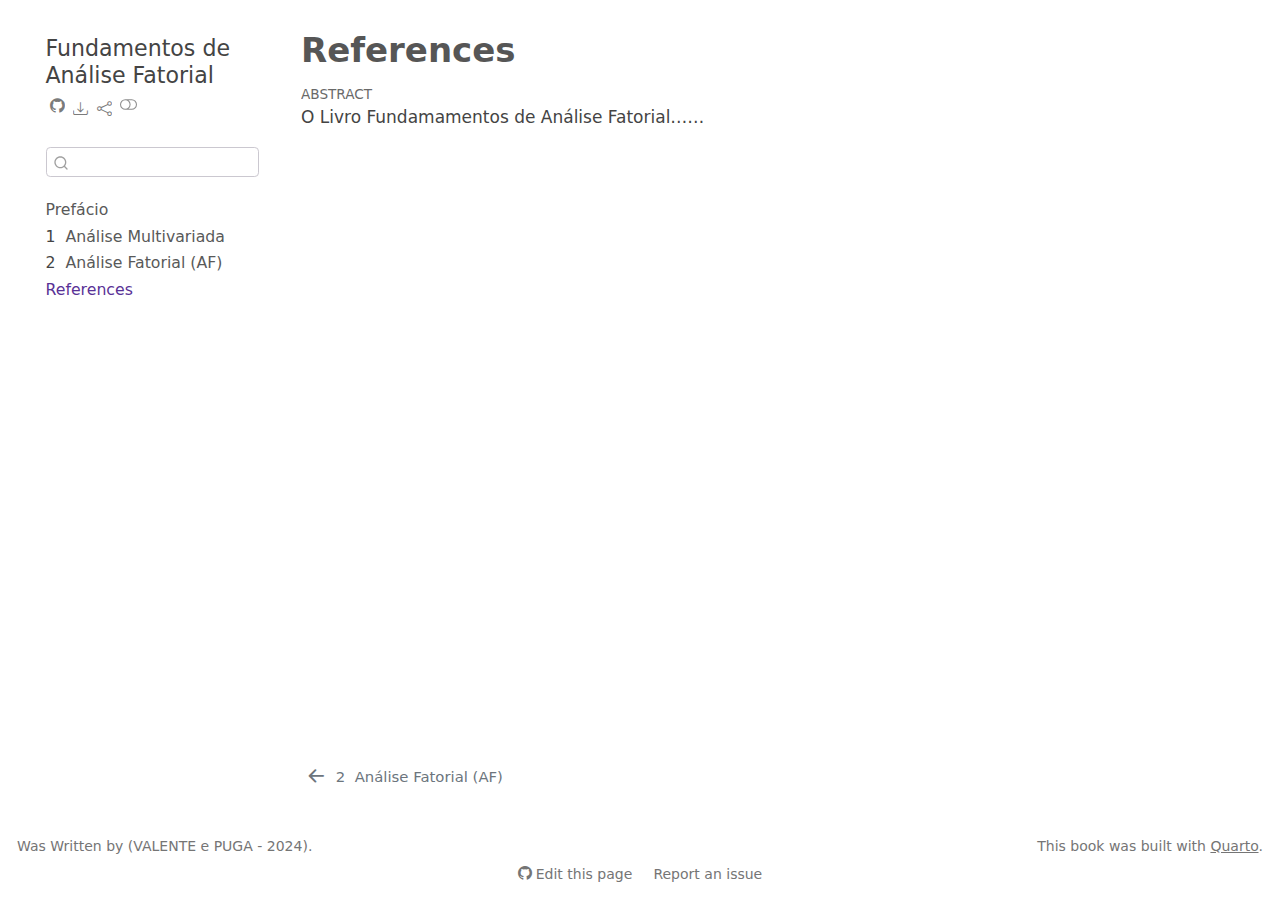
<file: docs/references.html>
<!DOCTYPE html>
<html xmlns="http://www.w3.org/1999/xhtml" lang="en" xml:lang="en"><head>

<meta charset="utf-8">
<meta name="generator" content="quarto-1.3.450">

<meta name="viewport" content="width=device-width, initial-scale=1.0, user-scalable=yes">


<title>Fundamentos de Análise Fatorial - References</title>
<style>
code{white-space: pre-wrap;}
span.smallcaps{font-variant: small-caps;}
div.columns{display: flex; gap: min(4vw, 1.5em);}
div.column{flex: auto; overflow-x: auto;}
div.hanging-indent{margin-left: 1.5em; text-indent: -1.5em;}
ul.task-list{list-style: none;}
ul.task-list li input[type="checkbox"] {
  width: 0.8em;
  margin: 0 0.8em 0.2em -1em; /* quarto-specific, see https://github.com/quarto-dev/quarto-cli/issues/4556 */ 
  vertical-align: middle;
}
/* CSS for citations */
div.csl-bib-body { }
div.csl-entry {
  clear: both;
}
.hanging-indent div.csl-entry {
  margin-left:2em;
  text-indent:-2em;
}
div.csl-left-margin {
  min-width:2em;
  float:left;
}
div.csl-right-inline {
  margin-left:2em;
  padding-left:1em;
}
div.csl-indent {
  margin-left: 2em;
}</style>


<script src="site_libs/quarto-nav/quarto-nav.js"></script>
<script src="site_libs/quarto-nav/headroom.min.js"></script>
<script src="site_libs/clipboard/clipboard.min.js"></script>
<script src="site_libs/quarto-search/autocomplete.umd.js"></script>
<script src="site_libs/quarto-search/fuse.min.js"></script>
<script src="site_libs/quarto-search/quarto-search.js"></script>
<meta name="quarto:offset" content="./">
<link href="./summary.html" rel="prev">
<script src="site_libs/quarto-html/quarto.js"></script>
<script src="site_libs/quarto-html/popper.min.js"></script>
<script src="site_libs/quarto-html/tippy.umd.min.js"></script>
<script src="site_libs/quarto-html/anchor.min.js"></script>
<link href="site_libs/quarto-html/tippy.css" rel="stylesheet">
<link href="site_libs/quarto-html/quarto-syntax-highlighting.css" rel="stylesheet" class="quarto-color-scheme" id="quarto-text-highlighting-styles">
<link href="site_libs/quarto-html/quarto-syntax-highlighting-dark.css" rel="prefetch" class="quarto-color-scheme quarto-color-alternate" id="quarto-text-highlighting-styles">
<script src="site_libs/bootstrap/bootstrap.min.js"></script>
<link href="site_libs/bootstrap/bootstrap-icons.css" rel="stylesheet">
<link href="site_libs/bootstrap/bootstrap.min.css" rel="stylesheet" class="quarto-color-scheme" id="quarto-bootstrap" data-mode="light">
<link href="site_libs/bootstrap/bootstrap-dark.min.css" rel="prefetch" class="quarto-color-scheme quarto-color-alternate" id="quarto-bootstrap" data-mode="dark">
<script id="quarto-search-options" type="application/json">{
  "location": "sidebar",
  "copy-button": false,
  "collapse-after": 3,
  "panel-placement": "start",
  "type": "textbox",
  "limit": 20,
  "language": {
    "search-no-results-text": "No results",
    "search-matching-documents-text": "matching documents",
    "search-copy-link-title": "Copy link to search",
    "search-hide-matches-text": "Hide additional matches",
    "search-more-match-text": "more match in this document",
    "search-more-matches-text": "more matches in this document",
    "search-clear-button-title": "Clear",
    "search-detached-cancel-button-title": "Cancel",
    "search-submit-button-title": "Submit",
    "search-label": "Search"
  }
}</script>
<script async="" src="https://hypothes.is/embed.js"></script>


</head>

<body class="nav-sidebar floating">

<div id="quarto-search-results"></div>
  <header id="quarto-header" class="headroom fixed-top">
  <nav class="quarto-secondary-nav">
    <div class="container-fluid d-flex">
      <button type="button" class="quarto-btn-toggle btn" data-bs-toggle="collapse" data-bs-target="#quarto-sidebar,#quarto-sidebar-glass" aria-controls="quarto-sidebar" aria-expanded="false" aria-label="Toggle sidebar navigation" onclick="if (window.quartoToggleHeadroom) { window.quartoToggleHeadroom(); }">
        <i class="bi bi-layout-text-sidebar-reverse"></i>
      </button>
      <nav class="quarto-page-breadcrumbs" aria-label="breadcrumb"><ol class="breadcrumb"><li class="breadcrumb-item"><a href="./references.html">References</a></li></ol></nav>
      <a class="flex-grow-1" role="button" data-bs-toggle="collapse" data-bs-target="#quarto-sidebar,#quarto-sidebar-glass" aria-controls="quarto-sidebar" aria-expanded="false" aria-label="Toggle sidebar navigation" onclick="if (window.quartoToggleHeadroom) { window.quartoToggleHeadroom(); }">      
      </a>
      <button type="button" class="btn quarto-search-button" aria-label="" onclick="window.quartoOpenSearch();">
        <i class="bi bi-search"></i>
      </button>
    </div>
  </nav>
</header>
<!-- content -->
<div id="quarto-content" class="quarto-container page-columns page-rows-contents page-layout-article">
<!-- sidebar -->
  <nav id="quarto-sidebar" class="sidebar collapse collapse-horizontal sidebar-navigation floating overflow-auto">
    <div class="pt-lg-2 mt-2 text-left sidebar-header">
    <div class="sidebar-title mb-0 py-0">
      <a href="./">Fundamentos de Análise Fatorial</a> 
        <div class="sidebar-tools-main tools-wide">
    <a href="https://github.com/MarioDhiego/Book_Estatistica_Quarto" rel="" title="Source Code" class="quarto-navigation-tool px-1" aria-label="Source Code"><i class="bi bi-github"></i></a>
    <div class="dropdown">
      <a href="" title="Download" id="quarto-navigation-tool-dropdown-0" class="quarto-navigation-tool dropdown-toggle px-1" data-bs-toggle="dropdown" aria-expanded="false" aria-label="Download"><i class="bi bi-download"></i></a>
      <ul class="dropdown-menu" aria-labelledby="quarto-navigation-tool-dropdown-0">
          <li>
            <a class="dropdown-item sidebar-tools-main-item" href="./Fundamentos-de-Análise-Fatorial.pdf">
              <i class="bi bi-bi-file-pdf pe-1"></i>
            Download PDF
            </a>
          </li>
          <li>
            <a class="dropdown-item sidebar-tools-main-item" href="./Fundamentos-de-Análise-Fatorial.docx">
              <i class="bi bi-bi-file-word pe-1"></i>
            Download Docx
            </a>
          </li>
      </ul>
    </div>
    <div class="dropdown">
      <a href="" title="Share" id="quarto-navigation-tool-dropdown-1" class="quarto-navigation-tool dropdown-toggle px-1" data-bs-toggle="dropdown" aria-expanded="false" aria-label="Share"><i class="bi bi-share"></i></a>
      <ul class="dropdown-menu" aria-labelledby="quarto-navigation-tool-dropdown-1">
          <li>
            <a class="dropdown-item sidebar-tools-main-item" href="https://twitter.com/intent/tweet?url=|url|">
              <i class="bi bi-bi-twitter pe-1"></i>
            Twitter
            </a>
          </li>
          <li>
            <a class="dropdown-item sidebar-tools-main-item" href="https://www.facebook.com/sharer/sharer.php?u=|url|">
              <i class="bi bi-bi-facebook pe-1"></i>
            Facebook
            </a>
          </li>
      </ul>
    </div>
  <a href="" class="quarto-color-scheme-toggle quarto-navigation-tool  px-1" onclick="window.quartoToggleColorScheme(); return false;" title="Toggle dark mode"><i class="bi"></i></a>
</div>
    </div>
      </div>
        <div class="mt-2 flex-shrink-0 align-items-center">
        <div class="sidebar-search">
        <div id="quarto-search" class="" title="Search"></div>
        </div>
        </div>
    <div class="sidebar-menu-container"> 
    <ul class="list-unstyled mt-1">
        <li class="sidebar-item">
  <div class="sidebar-item-container"> 
  <a href="./index.html" class="sidebar-item-text sidebar-link">
 <span class="menu-text">Prefácio</span></a>
  </div>
</li>
        <li class="sidebar-item">
  <div class="sidebar-item-container"> 
  <a href="./intro.html" class="sidebar-item-text sidebar-link">
 <span class="menu-text"><span class="chapter-number">1</span>&nbsp; <span class="chapter-title">Análise Multivariada</span></span></a>
  </div>
</li>
        <li class="sidebar-item">
  <div class="sidebar-item-container"> 
  <a href="./summary.html" class="sidebar-item-text sidebar-link">
 <span class="menu-text"><span class="chapter-number">2</span>&nbsp; <span class="chapter-title">Análise Fatorial (AF)</span></span></a>
  </div>
</li>
        <li class="sidebar-item">
  <div class="sidebar-item-container"> 
  <a href="./references.html" class="sidebar-item-text sidebar-link active">
 <span class="menu-text">References</span></a>
  </div>
</li>
    </ul>
    </div>
</nav>
<div id="quarto-sidebar-glass" data-bs-toggle="collapse" data-bs-target="#quarto-sidebar,#quarto-sidebar-glass"></div>
<!-- margin-sidebar -->
    <div id="quarto-margin-sidebar" class="sidebar margin-sidebar">
        
    </div>
<!-- main -->
<main class="content" id="quarto-document-content">

<header id="title-block-header" class="quarto-title-block default">
<div class="quarto-title">
<h1 class="title">References</h1>
</div>



<div class="quarto-title-meta">

    
  
    
  </div>
  
<div>
  <div class="abstract">
    <div class="abstract-title">Abstract</div>
    O Livro Fundamamentos de Análise Fatorial……
  </div>
</div>

</header>

<div id="refs" role="list" style="display: none">

</div>



</main> <!-- /main -->
<script id="quarto-html-after-body" type="application/javascript">
window.document.addEventListener("DOMContentLoaded", function (event) {
  const toggleBodyColorMode = (bsSheetEl) => {
    const mode = bsSheetEl.getAttribute("data-mode");
    const bodyEl = window.document.querySelector("body");
    if (mode === "dark") {
      bodyEl.classList.add("quarto-dark");
      bodyEl.classList.remove("quarto-light");
    } else {
      bodyEl.classList.add("quarto-light");
      bodyEl.classList.remove("quarto-dark");
    }
  }
  const toggleBodyColorPrimary = () => {
    const bsSheetEl = window.document.querySelector("link#quarto-bootstrap");
    if (bsSheetEl) {
      toggleBodyColorMode(bsSheetEl);
    }
  }
  toggleBodyColorPrimary();  
  const disableStylesheet = (stylesheets) => {
    for (let i=0; i < stylesheets.length; i++) {
      const stylesheet = stylesheets[i];
      stylesheet.rel = 'prefetch';
    }
  }
  const enableStylesheet = (stylesheets) => {
    for (let i=0; i < stylesheets.length; i++) {
      const stylesheet = stylesheets[i];
      stylesheet.rel = 'stylesheet';
    }
  }
  const manageTransitions = (selector, allowTransitions) => {
    const els = window.document.querySelectorAll(selector);
    for (let i=0; i < els.length; i++) {
      const el = els[i];
      if (allowTransitions) {
        el.classList.remove('notransition');
      } else {
        el.classList.add('notransition');
      }
    }
  }
  const toggleColorMode = (alternate) => {
    // Switch the stylesheets
    const alternateStylesheets = window.document.querySelectorAll('link.quarto-color-scheme.quarto-color-alternate');
    manageTransitions('#quarto-margin-sidebar .nav-link', false);
    if (alternate) {
      enableStylesheet(alternateStylesheets);
      for (const sheetNode of alternateStylesheets) {
        if (sheetNode.id === "quarto-bootstrap") {
          toggleBodyColorMode(sheetNode);
        }
      }
    } else {
      disableStylesheet(alternateStylesheets);
      toggleBodyColorPrimary();
    }
    manageTransitions('#quarto-margin-sidebar .nav-link', true);
    // Switch the toggles
    const toggles = window.document.querySelectorAll('.quarto-color-scheme-toggle');
    for (let i=0; i < toggles.length; i++) {
      const toggle = toggles[i];
      if (toggle) {
        if (alternate) {
          toggle.classList.add("alternate");     
        } else {
          toggle.classList.remove("alternate");
        }
      }
    }
    // Hack to workaround the fact that safari doesn't
    // properly recolor the scrollbar when toggling (#1455)
    if (navigator.userAgent.indexOf('Safari') > 0 && navigator.userAgent.indexOf('Chrome') == -1) {
      manageTransitions("body", false);
      window.scrollTo(0, 1);
      setTimeout(() => {
        window.scrollTo(0, 0);
        manageTransitions("body", true);
      }, 40);  
    }
  }
  const isFileUrl = () => { 
    return window.location.protocol === 'file:';
  }
  const hasAlternateSentinel = () => {  
    let styleSentinel = getColorSchemeSentinel();
    if (styleSentinel !== null) {
      return styleSentinel === "alternate";
    } else {
      return false;
    }
  }
  const setStyleSentinel = (alternate) => {
    const value = alternate ? "alternate" : "default";
    if (!isFileUrl()) {
      window.localStorage.setItem("quarto-color-scheme", value);
    } else {
      localAlternateSentinel = value;
    }
  }
  const getColorSchemeSentinel = () => {
    if (!isFileUrl()) {
      const storageValue = window.localStorage.getItem("quarto-color-scheme");
      return storageValue != null ? storageValue : localAlternateSentinel;
    } else {
      return localAlternateSentinel;
    }
  }
  let localAlternateSentinel = 'default';
  // Dark / light mode switch
  window.quartoToggleColorScheme = () => {
    // Read the current dark / light value 
    let toAlternate = !hasAlternateSentinel();
    toggleColorMode(toAlternate);
    setStyleSentinel(toAlternate);
  };
  // Ensure there is a toggle, if there isn't float one in the top right
  if (window.document.querySelector('.quarto-color-scheme-toggle') === null) {
    const a = window.document.createElement('a');
    a.classList.add('top-right');
    a.classList.add('quarto-color-scheme-toggle');
    a.href = "";
    a.onclick = function() { try { window.quartoToggleColorScheme(); } catch {} return false; };
    const i = window.document.createElement("i");
    i.classList.add('bi');
    a.appendChild(i);
    window.document.body.appendChild(a);
  }
  // Switch to dark mode if need be
  if (hasAlternateSentinel()) {
    toggleColorMode(true);
  } else {
    toggleColorMode(false);
  }
  const icon = "";
  const anchorJS = new window.AnchorJS();
  anchorJS.options = {
    placement: 'right',
    icon: icon
  };
  anchorJS.add('.anchored');
  const isCodeAnnotation = (el) => {
    for (const clz of el.classList) {
      if (clz.startsWith('code-annotation-')) {                     
        return true;
      }
    }
    return false;
  }
  const clipboard = new window.ClipboardJS('.code-copy-button', {
    text: function(trigger) {
      const codeEl = trigger.previousElementSibling.cloneNode(true);
      for (const childEl of codeEl.children) {
        if (isCodeAnnotation(childEl)) {
          childEl.remove();
        }
      }
      return codeEl.innerText;
    }
  });
  clipboard.on('success', function(e) {
    // button target
    const button = e.trigger;
    // don't keep focus
    button.blur();
    // flash "checked"
    button.classList.add('code-copy-button-checked');
    var currentTitle = button.getAttribute("title");
    button.setAttribute("title", "Copied!");
    let tooltip;
    if (window.bootstrap) {
      button.setAttribute("data-bs-toggle", "tooltip");
      button.setAttribute("data-bs-placement", "left");
      button.setAttribute("data-bs-title", "Copied!");
      tooltip = new bootstrap.Tooltip(button, 
        { trigger: "manual", 
          customClass: "code-copy-button-tooltip",
          offset: [0, -8]});
      tooltip.show();    
    }
    setTimeout(function() {
      if (tooltip) {
        tooltip.hide();
        button.removeAttribute("data-bs-title");
        button.removeAttribute("data-bs-toggle");
        button.removeAttribute("data-bs-placement");
      }
      button.setAttribute("title", currentTitle);
      button.classList.remove('code-copy-button-checked');
    }, 1000);
    // clear code selection
    e.clearSelection();
  });
  function tippyHover(el, contentFn) {
    const config = {
      allowHTML: true,
      content: contentFn,
      maxWidth: 500,
      delay: 100,
      arrow: false,
      appendTo: function(el) {
          return el.parentElement;
      },
      interactive: true,
      interactiveBorder: 10,
      theme: 'quarto',
      placement: 'bottom-start'
    };
    window.tippy(el, config); 
  }
  const noterefs = window.document.querySelectorAll('a[role="doc-noteref"]');
  for (var i=0; i<noterefs.length; i++) {
    const ref = noterefs[i];
    tippyHover(ref, function() {
      // use id or data attribute instead here
      let href = ref.getAttribute('data-footnote-href') || ref.getAttribute('href');
      try { href = new URL(href).hash; } catch {}
      const id = href.replace(/^#\/?/, "");
      const note = window.document.getElementById(id);
      return note.innerHTML;
    });
  }
      let selectedAnnoteEl;
      const selectorForAnnotation = ( cell, annotation) => {
        let cellAttr = 'data-code-cell="' + cell + '"';
        let lineAttr = 'data-code-annotation="' +  annotation + '"';
        const selector = 'span[' + cellAttr + '][' + lineAttr + ']';
        return selector;
      }
      const selectCodeLines = (annoteEl) => {
        const doc = window.document;
        const targetCell = annoteEl.getAttribute("data-target-cell");
        const targetAnnotation = annoteEl.getAttribute("data-target-annotation");
        const annoteSpan = window.document.querySelector(selectorForAnnotation(targetCell, targetAnnotation));
        const lines = annoteSpan.getAttribute("data-code-lines").split(",");
        const lineIds = lines.map((line) => {
          return targetCell + "-" + line;
        })
        let top = null;
        let height = null;
        let parent = null;
        if (lineIds.length > 0) {
            //compute the position of the single el (top and bottom and make a div)
            const el = window.document.getElementById(lineIds[0]);
            top = el.offsetTop;
            height = el.offsetHeight;
            parent = el.parentElement.parentElement;
          if (lineIds.length > 1) {
            const lastEl = window.document.getElementById(lineIds[lineIds.length - 1]);
            const bottom = lastEl.offsetTop + lastEl.offsetHeight;
            height = bottom - top;
          }
          if (top !== null && height !== null && parent !== null) {
            // cook up a div (if necessary) and position it 
            let div = window.document.getElementById("code-annotation-line-highlight");
            if (div === null) {
              div = window.document.createElement("div");
              div.setAttribute("id", "code-annotation-line-highlight");
              div.style.position = 'absolute';
              parent.appendChild(div);
            }
            div.style.top = top - 2 + "px";
            div.style.height = height + 4 + "px";
            let gutterDiv = window.document.getElementById("code-annotation-line-highlight-gutter");
            if (gutterDiv === null) {
              gutterDiv = window.document.createElement("div");
              gutterDiv.setAttribute("id", "code-annotation-line-highlight-gutter");
              gutterDiv.style.position = 'absolute';
              const codeCell = window.document.getElementById(targetCell);
              const gutter = codeCell.querySelector('.code-annotation-gutter');
              gutter.appendChild(gutterDiv);
            }
            gutterDiv.style.top = top - 2 + "px";
            gutterDiv.style.height = height + 4 + "px";
          }
          selectedAnnoteEl = annoteEl;
        }
      };
      const unselectCodeLines = () => {
        const elementsIds = ["code-annotation-line-highlight", "code-annotation-line-highlight-gutter"];
        elementsIds.forEach((elId) => {
          const div = window.document.getElementById(elId);
          if (div) {
            div.remove();
          }
        });
        selectedAnnoteEl = undefined;
      };
      // Attach click handler to the DT
      const annoteDls = window.document.querySelectorAll('dt[data-target-cell]');
      for (const annoteDlNode of annoteDls) {
        annoteDlNode.addEventListener('click', (event) => {
          const clickedEl = event.target;
          if (clickedEl !== selectedAnnoteEl) {
            unselectCodeLines();
            const activeEl = window.document.querySelector('dt[data-target-cell].code-annotation-active');
            if (activeEl) {
              activeEl.classList.remove('code-annotation-active');
            }
            selectCodeLines(clickedEl);
            clickedEl.classList.add('code-annotation-active');
          } else {
            // Unselect the line
            unselectCodeLines();
            clickedEl.classList.remove('code-annotation-active');
          }
        });
      }
  const findCites = (el) => {
    const parentEl = el.parentElement;
    if (parentEl) {
      const cites = parentEl.dataset.cites;
      if (cites) {
        return {
          el,
          cites: cites.split(' ')
        };
      } else {
        return findCites(el.parentElement)
      }
    } else {
      return undefined;
    }
  };
  var bibliorefs = window.document.querySelectorAll('a[role="doc-biblioref"]');
  for (var i=0; i<bibliorefs.length; i++) {
    const ref = bibliorefs[i];
    const citeInfo = findCites(ref);
    if (citeInfo) {
      tippyHover(citeInfo.el, function() {
        var popup = window.document.createElement('div');
        citeInfo.cites.forEach(function(cite) {
          var citeDiv = window.document.createElement('div');
          citeDiv.classList.add('hanging-indent');
          citeDiv.classList.add('csl-entry');
          var biblioDiv = window.document.getElementById('ref-' + cite);
          if (biblioDiv) {
            citeDiv.innerHTML = biblioDiv.innerHTML;
          }
          popup.appendChild(citeDiv);
        });
        return popup.innerHTML;
      });
    }
  }
});
</script>
<nav class="page-navigation">
  <div class="nav-page nav-page-previous">
      <a href="./summary.html" class="pagination-link">
        <i class="bi bi-arrow-left-short"></i> <span class="nav-page-text"><span class="chapter-number">2</span>&nbsp; <span class="chapter-title">Análise Fatorial (AF)</span></span>
      </a>          
  </div>
  <div class="nav-page nav-page-next">
  </div>
</nav>
</div> <!-- /content -->
<footer class="footer">
  <div class="nav-footer">
    <div class="nav-footer-left">Was Written by (VALENTE e PUGA - 2024).</div>   
    <div class="nav-footer-center">
      &nbsp;
    <div class="toc-actions"><div><i class="bi bi-github"></i></div><div class="action-links"><p><a href="https://github.com/MarioDhiego/Book_Estatistica_Quarto/edit/main/references.qmd" class="toc-action">Edit this page</a></p><p><a href="https://github.com/MarioDhiego/Book_Estatistica_Quarto/issues/new" class="toc-action">Report an issue</a></p></div></div></div>
    <div class="nav-footer-right">This book was built with <a href="https://quarto.org/">Quarto</a>.</div>
  </div>
</footer>



</body></html>
</file>
<file: _book/site_libs/quarto-html/tippy.css>
.tippy-box[data-animation=fade][data-state=hidden]{opacity:0}[data-tippy-root]{max-width:calc(100vw - 10px)}.tippy-box{position:relative;background-color:#333;color:#fff;border-radius:4px;font-size:14px;line-height:1.4;white-space:normal;outline:0;transition-property:transform,visibility,opacity}.tippy-box[data-placement^=top]>.tippy-arrow{bottom:0}.tippy-box[data-placement^=top]>.tippy-arrow:before{bottom:-7px;left:0;border-width:8px 8px 0;border-top-color:initial;transform-origin:center top}.tippy-box[data-placement^=bottom]>.tippy-arrow{top:0}.tippy-box[data-placement^=bottom]>.tippy-arrow:before{top:-7px;left:0;border-width:0 8px 8px;border-bottom-color:initial;transform-origin:center bottom}.tippy-box[data-placement^=left]>.tippy-arrow{right:0}.tippy-box[data-placement^=left]>.tippy-arrow:before{border-width:8px 0 8px 8px;border-left-color:initial;right:-7px;transform-origin:center left}.tippy-box[data-placement^=right]>.tippy-arrow{left:0}.tippy-box[data-placement^=right]>.tippy-arrow:before{left:-7px;border-width:8px 8px 8px 0;border-right-color:initial;transform-origin:center right}.tippy-box[data-inertia][data-state=visible]{transition-timing-function:cubic-bezier(.54,1.5,.38,1.11)}.tippy-arrow{width:16px;height:16px;color:#333}.tippy-arrow:before{content:"";position:absolute;border-color:transparent;border-style:solid}.tippy-content{position:relative;padding:5px 9px;z-index:1}
</file>
<file: _book/site_libs/quarto-html/quarto-syntax-highlighting.css>
/* quarto syntax highlight colors */
:root {
  --quarto-hl-ot-color: #003B4F;
  --quarto-hl-at-color: #657422;
  --quarto-hl-ss-color: #20794D;
  --quarto-hl-an-color: #5E5E5E;
  --quarto-hl-fu-color: #4758AB;
  --quarto-hl-st-color: #20794D;
  --quarto-hl-cf-color: #003B4F;
  --quarto-hl-op-color: #5E5E5E;
  --quarto-hl-er-color: #AD0000;
  --quarto-hl-bn-color: #AD0000;
  --quarto-hl-al-color: #AD0000;
  --quarto-hl-va-color: #111111;
  --quarto-hl-bu-color: inherit;
  --quarto-hl-ex-color: inherit;
  --quarto-hl-pp-color: #AD0000;
  --quarto-hl-in-color: #5E5E5E;
  --quarto-hl-vs-color: #20794D;
  --quarto-hl-wa-color: #5E5E5E;
  --quarto-hl-do-color: #5E5E5E;
  --quarto-hl-im-color: #00769E;
  --quarto-hl-ch-color: #20794D;
  --quarto-hl-dt-color: #AD0000;
  --quarto-hl-fl-color: #AD0000;
  --quarto-hl-co-color: #5E5E5E;
  --quarto-hl-cv-color: #5E5E5E;
  --quarto-hl-cn-color: #8f5902;
  --quarto-hl-sc-color: #5E5E5E;
  --quarto-hl-dv-color: #AD0000;
  --quarto-hl-kw-color: #003B4F;
}

/* other quarto variables */
:root {
  --quarto-font-monospace: SFMono-Regular, Menlo, Monaco, Consolas, "Liberation Mono", "Courier New", monospace;
}

pre > code.sourceCode > span {
  color: #003B4F;
}

code span {
  color: #003B4F;
}

code.sourceCode > span {
  color: #003B4F;
}

div.sourceCode,
div.sourceCode pre.sourceCode {
  color: #003B4F;
}

code span.ot {
  color: #003B4F;
  font-style: inherit;
}

code span.at {
  color: #657422;
  font-style: inherit;
}

code span.ss {
  color: #20794D;
  font-style: inherit;
}

code span.an {
  color: #5E5E5E;
  font-style: inherit;
}

code span.fu {
  color: #4758AB;
  font-style: inherit;
}

code span.st {
  color: #20794D;
  font-style: inherit;
}

code span.cf {
  color: #003B4F;
  font-style: inherit;
}

code span.op {
  color: #5E5E5E;
  font-style: inherit;
}

code span.er {
  color: #AD0000;
  font-style: inherit;
}

code span.bn {
  color: #AD0000;
  font-style: inherit;
}

code span.al {
  color: #AD0000;
  font-style: inherit;
}

code span.va {
  color: #111111;
  font-style: inherit;
}

code span.bu {
  font-style: inherit;
}

code span.ex {
  font-style: inherit;
}

code span.pp {
  color: #AD0000;
  font-style: inherit;
}

code span.in {
  color: #5E5E5E;
  font-style: inherit;
}

code span.vs {
  color: #20794D;
  font-style: inherit;
}

code span.wa {
  color: #5E5E5E;
  font-style: italic;
}

code span.do {
  color: #5E5E5E;
  font-style: italic;
}

code span.im {
  color: #00769E;
  font-style: inherit;
}

code span.ch {
  color: #20794D;
  font-style: inherit;
}

code span.dt {
  color: #AD0000;
  font-style: inherit;
}

code span.fl {
  color: #AD0000;
  font-style: inherit;
}

code span.co {
  color: #5E5E5E;
  font-style: inherit;
}

code span.cv {
  color: #5E5E5E;
  font-style: italic;
}

code span.cn {
  color: #8f5902;
  font-style: inherit;
}

code span.sc {
  color: #5E5E5E;
  font-style: inherit;
}

code span.dv {
  color: #AD0000;
  font-style: inherit;
}

code span.kw {
  color: #003B4F;
  font-style: inherit;
}

.prevent-inlining {
  content: "</";
}

/*# sourceMappingURL=debc5d5d77c3f9108843748ff7464032.css.map */
</file>
<file: docs/site_libs/quarto-html/tippy.css>
.tippy-box[data-animation=fade][data-state=hidden]{opacity:0}[data-tippy-root]{max-width:calc(100vw - 10px)}.tippy-box{position:relative;background-color:#333;color:#fff;border-radius:4px;font-size:14px;line-height:1.4;white-space:normal;outline:0;transition-property:transform,visibility,opacity}.tippy-box[data-placement^=top]>.tippy-arrow{bottom:0}.tippy-box[data-placement^=top]>.tippy-arrow:before{bottom:-7px;left:0;border-width:8px 8px 0;border-top-color:initial;transform-origin:center top}.tippy-box[data-placement^=bottom]>.tippy-arrow{top:0}.tippy-box[data-placement^=bottom]>.tippy-arrow:before{top:-7px;left:0;border-width:0 8px 8px;border-bottom-color:initial;transform-origin:center bottom}.tippy-box[data-placement^=left]>.tippy-arrow{right:0}.tippy-box[data-placement^=left]>.tippy-arrow:before{border-width:8px 0 8px 8px;border-left-color:initial;right:-7px;transform-origin:center left}.tippy-box[data-placement^=right]>.tippy-arrow{left:0}.tippy-box[data-placement^=right]>.tippy-arrow:before{left:-7px;border-width:8px 8px 8px 0;border-right-color:initial;transform-origin:center right}.tippy-box[data-inertia][data-state=visible]{transition-timing-function:cubic-bezier(.54,1.5,.38,1.11)}.tippy-arrow{width:16px;height:16px;color:#333}.tippy-arrow:before{content:"";position:absolute;border-color:transparent;border-style:solid}.tippy-content{position:relative;padding:5px 9px;z-index:1}
</file>
<file: docs/site_libs/quarto-html/quarto-syntax-highlighting.css>
/* quarto syntax highlight colors */
:root {
  --quarto-hl-ot-color: #003B4F;
  --quarto-hl-at-color: #657422;
  --quarto-hl-ss-color: #20794D;
  --quarto-hl-an-color: #5E5E5E;
  --quarto-hl-fu-color: #4758AB;
  --quarto-hl-st-color: #20794D;
  --quarto-hl-cf-color: #003B4F;
  --quarto-hl-op-color: #5E5E5E;
  --quarto-hl-er-color: #AD0000;
  --quarto-hl-bn-color: #AD0000;
  --quarto-hl-al-color: #AD0000;
  --quarto-hl-va-color: #111111;
  --quarto-hl-bu-color: inherit;
  --quarto-hl-ex-color: inherit;
  --quarto-hl-pp-color: #AD0000;
  --quarto-hl-in-color: #5E5E5E;
  --quarto-hl-vs-color: #20794D;
  --quarto-hl-wa-color: #5E5E5E;
  --quarto-hl-do-color: #5E5E5E;
  --quarto-hl-im-color: #00769E;
  --quarto-hl-ch-color: #20794D;
  --quarto-hl-dt-color: #AD0000;
  --quarto-hl-fl-color: #AD0000;
  --quarto-hl-co-color: #5E5E5E;
  --quarto-hl-cv-color: #5E5E5E;
  --quarto-hl-cn-color: #8f5902;
  --quarto-hl-sc-color: #5E5E5E;
  --quarto-hl-dv-color: #AD0000;
  --quarto-hl-kw-color: #003B4F;
}

/* other quarto variables */
:root {
  --quarto-font-monospace: SFMono-Regular, Menlo, Monaco, Consolas, "Liberation Mono", "Courier New", monospace;
}

pre > code.sourceCode > span {
  color: #003B4F;
}

code span {
  color: #003B4F;
}

code.sourceCode > span {
  color: #003B4F;
}

div.sourceCode,
div.sourceCode pre.sourceCode {
  color: #003B4F;
}

code span.ot {
  color: #003B4F;
  font-style: inherit;
}

code span.at {
  color: #657422;
  font-style: inherit;
}

code span.ss {
  color: #20794D;
  font-style: inherit;
}

code span.an {
  color: #5E5E5E;
  font-style: inherit;
}

code span.fu {
  color: #4758AB;
  font-style: inherit;
}

code span.st {
  color: #20794D;
  font-style: inherit;
}

code span.cf {
  color: #003B4F;
  font-style: inherit;
}

code span.op {
  color: #5E5E5E;
  font-style: inherit;
}

code span.er {
  color: #AD0000;
  font-style: inherit;
}

code span.bn {
  color: #AD0000;
  font-style: inherit;
}

code span.al {
  color: #AD0000;
  font-style: inherit;
}

code span.va {
  color: #111111;
  font-style: inherit;
}

code span.bu {
  font-style: inherit;
}

code span.ex {
  font-style: inherit;
}

code span.pp {
  color: #AD0000;
  font-style: inherit;
}

code span.in {
  color: #5E5E5E;
  font-style: inherit;
}

code span.vs {
  color: #20794D;
  font-style: inherit;
}

code span.wa {
  color: #5E5E5E;
  font-style: italic;
}

code span.do {
  color: #5E5E5E;
  font-style: italic;
}

code span.im {
  color: #00769E;
  font-style: inherit;
}

code span.ch {
  color: #20794D;
  font-style: inherit;
}

code span.dt {
  color: #AD0000;
  font-style: inherit;
}

code span.fl {
  color: #AD0000;
  font-style: inherit;
}

code span.co {
  color: #5E5E5E;
  font-style: inherit;
}

code span.cv {
  color: #5E5E5E;
  font-style: italic;
}

code span.cn {
  color: #8f5902;
  font-style: inherit;
}

code span.sc {
  color: #5E5E5E;
  font-style: inherit;
}

code span.dv {
  color: #AD0000;
  font-style: inherit;
}

code span.kw {
  color: #003B4F;
  font-style: inherit;
}

.prevent-inlining {
  content: "</";
}

/*# sourceMappingURL=debc5d5d77c3f9108843748ff7464032.css.map */
</file>
<file: docs/site_libs/quarto-html/quarto-syntax-highlighting-dark.css>
/* quarto syntax highlight colors */
:root {
  --quarto-hl-al-color: #f07178;
  --quarto-hl-an-color: #d4d0ab;
  --quarto-hl-at-color: #00e0e0;
  --quarto-hl-bn-color: #d4d0ab;
  --quarto-hl-bu-color: #abe338;
  --quarto-hl-ch-color: #abe338;
  --quarto-hl-co-color: #f8f8f2;
  --quarto-hl-cv-color: #ffd700;
  --quarto-hl-cn-color: #ffd700;
  --quarto-hl-cf-color: #ffa07a;
  --quarto-hl-dt-color: #ffa07a;
  --quarto-hl-dv-color: #d4d0ab;
  --quarto-hl-do-color: #f8f8f2;
  --quarto-hl-er-color: #f07178;
  --quarto-hl-ex-color: #00e0e0;
  --quarto-hl-fl-color: #d4d0ab;
  --quarto-hl-fu-color: #ffa07a;
  --quarto-hl-im-color: #abe338;
  --quarto-hl-in-color: #d4d0ab;
  --quarto-hl-kw-color: #ffa07a;
  --quarto-hl-op-color: #ffa07a;
  --quarto-hl-ot-color: #00e0e0;
  --quarto-hl-pp-color: #dcc6e0;
  --quarto-hl-re-color: #00e0e0;
  --quarto-hl-sc-color: #abe338;
  --quarto-hl-ss-color: #abe338;
  --quarto-hl-st-color: #abe338;
  --quarto-hl-va-color: #00e0e0;
  --quarto-hl-vs-color: #abe338;
  --quarto-hl-wa-color: #dcc6e0;
}

/* other quarto variables */
:root {
  --quarto-font-monospace: SFMono-Regular, Menlo, Monaco, Consolas, "Liberation Mono", "Courier New", monospace;
}

code span.al {
  background-color: #2a0f15;
  font-weight: bold;
  color: #f07178;
}

code span.an {
  color: #d4d0ab;
}

code span.at {
  color: #00e0e0;
}

code span.bn {
  color: #d4d0ab;
}

code span.bu {
  color: #abe338;
}

code span.ch {
  color: #abe338;
}

code span.co {
  font-style: italic;
  color: #f8f8f2;
}

code span.cv {
  color: #ffd700;
}

code span.cn {
  color: #ffd700;
}

code span.cf {
  font-weight: bold;
  color: #ffa07a;
}

code span.dt {
  color: #ffa07a;
}

code span.dv {
  color: #d4d0ab;
}

code span.do {
  color: #f8f8f2;
}

code span.er {
  color: #f07178;
  text-decoration: underline;
}

code span.ex {
  font-weight: bold;
  color: #00e0e0;
}

code span.fl {
  color: #d4d0ab;
}

code span.fu {
  color: #ffa07a;
}

code span.im {
  color: #abe338;
}

code span.in {
  color: #d4d0ab;
}

code span.kw {
  font-weight: bold;
  color: #ffa07a;
}

pre > code.sourceCode > span {
  color: #f8f8f2;
}

code span {
  color: #f8f8f2;
}

code.sourceCode > span {
  color: #f8f8f2;
}

div.sourceCode,
div.sourceCode pre.sourceCode {
  color: #f8f8f2;
}

code span.op {
  color: #ffa07a;
}

code span.ot {
  color: #00e0e0;
}

code span.pp {
  color: #dcc6e0;
}

code span.re {
  background-color: #f8f8f2;
  color: #00e0e0;
}

code span.sc {
  color: #abe338;
}

code span.ss {
  color: #abe338;
}

code span.st {
  color: #abe338;
}

code span.va {
  color: #00e0e0;
}

code span.vs {
  color: #abe338;
}

code span.wa {
  color: #dcc6e0;
}

.prevent-inlining {
  content: "</";
}

/*# sourceMappingURL=935a306eefa94366c21e1a970dddb765.css.map */
</file>
